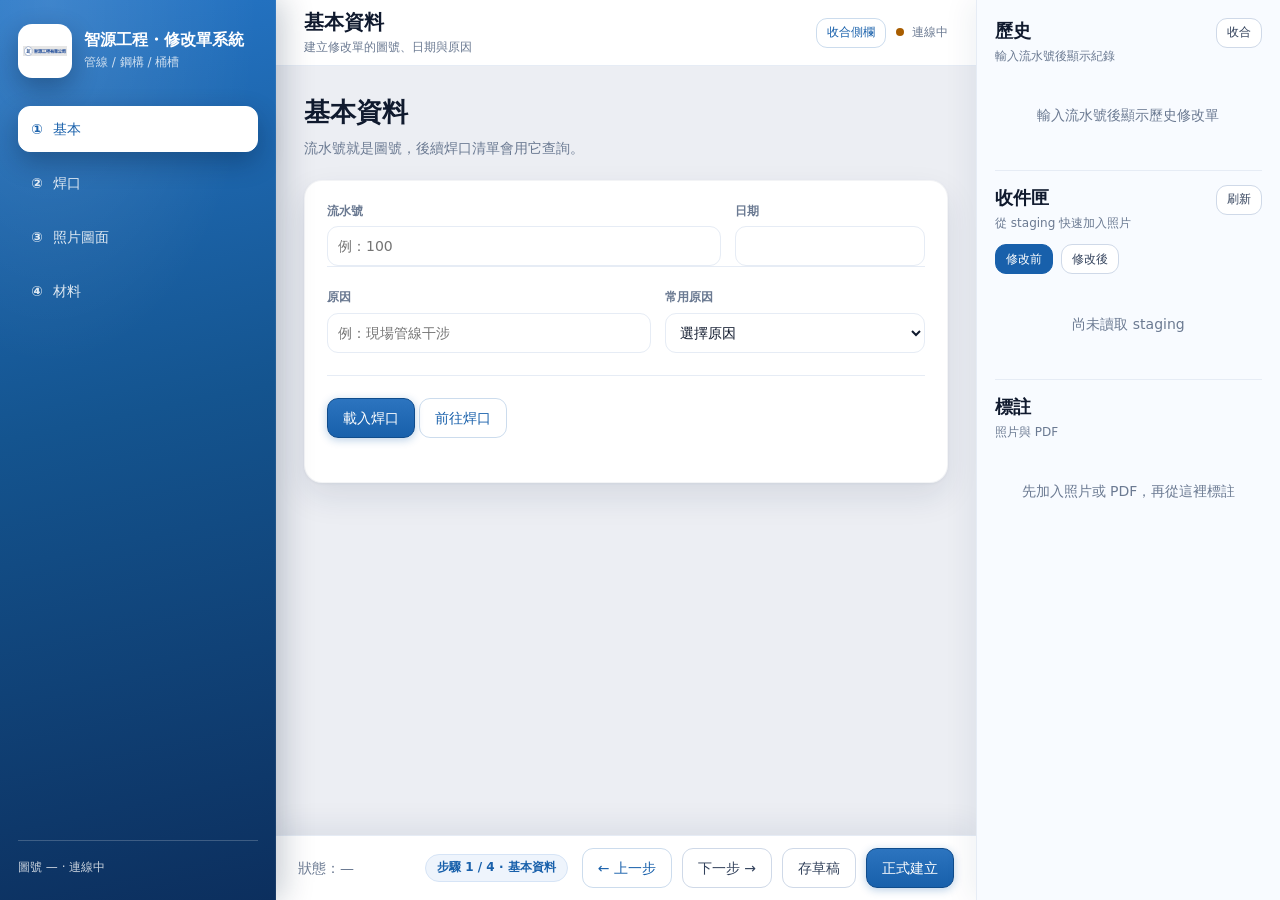
<file: control/co_wizard_web/index.html>
<!DOCTYPE html>
<html lang="zh-Hant">
<head>
<meta charset="utf-8">
<meta name="viewport" content="width=device-width, initial-scale=1">
<title>智源工程・修改單系統</title>
<link rel="stylesheet" href="style.css">
</head>
<body>
<div class="app">
  <aside class="side">
    <div class="brand">
      <img class="brand-logo" src="img/brand-logo.png" alt="" onerror="this.style.display='none';document.querySelector('.brand-mark-fallback').style.display='grid';">
      <div class="brand-mark-fallback">智</div>
      <div class="brand-text">
        <strong>智源工程・修改單系統</strong>
        <span>管線 / 鋼構 / 桶槽</span>
      </div>
    </div>

    <nav class="step-nav" aria-label="修改單步驟">
      <button class="nav-step active" type="button" data-page="basic"><span class="num">①</span><span>基本</span></button>
      <button class="nav-step" type="button" data-page="welds"><span class="num">②</span><span>焊口</span></button>
      <button class="nav-step" type="button" data-page="files"><span class="num">③</span><span>照片圖面</span></button>
      <button class="nav-step" type="button" data-page="materials"><span class="num">④</span><span>材料</span></button>
    </nav>

    <div class="side-meta" id="navStatus">圖號 — · 連線中</div>
  </aside>

  <section class="workspace">
    <header class="topbar">
      <div>
        <h1 id="pageTitle">基本資料</h1>
        <small id="pageHint">建立修改單的圖號、日期與原因</small>
      </div>
      <div class="topbar-actions">
        <button class="ghost sm" type="button" id="historyTopToggle" onclick="toggleHistory()">收合側欄</button>
        <div class="connection"><span class="dot" id="connDot"></span><span id="connectionText">連線中</span></div>
      </div>
    </header>

    <main class="content">
      <section class="page active" id="page-basic">
        <div class="page-head">
          <div>
            <h2>基本資料</h2>
            <p>流水號就是圖號，後續焊口清單會用它查詢。</p>
          </div>
        </div>

        <div class="sheet pad">
          <div class="field-row">
            <div>
              <label for="series">流水號</label>
              <input id="series" autocomplete="off" placeholder="例：100">
            </div>
            <div>
              <label for="date">日期</label>
              <input id="date" autocomplete="off">
            </div>
          </div>
          <div class="section-line">
            <div class="reason-grid">
              <div>
                <label for="reason">原因</label>
                <input id="reason" autocomplete="off" placeholder="例：現場管線干涉">
              </div>
              <div>
                <label for="reasonPreset">常用原因</label>
                <select id="reasonPreset" onchange="applyReasonPreset(this.value);this.value=''">
                  <option value="">選擇原因</option>
                  <optgroup label="管線干涉">
                    <option value="現場管線干涉">現場管線干涉</option>
                    <option value="設備位置干涉">設備位置干涉</option>
                    <option value="鋼構或支撐干涉">鋼構或支撐干涉</option>
                    <option value="維修空間不足">維修空間不足</option>
                  </optgroup>
                  <optgroup label="尺寸調整">
                    <option value="管線長度不足需加長">管線長度不足需加長</option>
                    <option value="管線過長需裁切">管線過長需裁切</option>
                    <option value="管線高度或方向調整">管線高度或方向調整</option>
                    <option value="閥件位置調整">閥件位置調整</option>
                  </optgroup>
                  <optgroup label="現場差異">
                    <option value="圖面與現場不符">圖面與現場不符</option>
                    <option value="既設管線位置不同">既設管線位置不同</option>
                    <option value="施工後需補強或補料">施工後需補強或補料</option>
                  </optgroup>
                  <optgroup label="業主需求">
                    <option value="業主指示追加">業主指示追加</option>
                    <option value="操作維護需求調整">操作維護需求調整</option>
                  </optgroup>
                </select>
              </div>
            </div>
          </div>
          <div class="section-line">
            <button class="primary" type="button" id="loadBtn" onclick="loadWelds()">載入焊口</button>
            <button class="ghost" type="button" onclick="showPage('welds')">前往焊口</button>
          </div>
        </div>
      </section>

      <section class="page" id="page-welds">
        <div class="page-head">
          <div>
            <h2>焊口</h2>
            <p>既有焊口從來源清單選取，新焊口由系統編碼。</p>
          </div>
          <button class="primary" type="button" onclick="loadWelds()">重新載入焊口</button>
        </div>

        <div class="grid-2">
          <div class="sheet">
            <div class="section-line" style="padding:18px 18px 0">
              <div class="section-title">
                <h3>這張圖號的現有焊口</h3>
                <span id="weldCount">尚未載入</span>
              </div>
            </div>
            <div class="pick-wrap" style="margin:0 18px 18px">
              <div class="pick-scroll">
                <table>
                  <thead><tr><th>焊口號</th><th>尺寸</th><th>材質</th><th>厚度</th><th>型式</th></tr></thead>
                  <tbody id="pickList"><tr><td colspan="5" class="empty">先載入焊口</td></tr></tbody>
                </table>
              </div>
            </div>
            <div class="section-line" style="padding:18px">
              <div class="toolbar">
                <div class="grow">
                  <label for="exOp">操作</label>
                  <select id="exOp"><option selected>重焊</option></select>
                </div>
                <button type="button" onclick="addExisting()">加入既有重焊</button>
              </div>
            </div>
          </div>

          <div class="sheet pad">
            <div class="section-title">
              <h3>新焊口</h3>
              <span>原圖沒有的焊口</span>
            </div>
            <div class="grid-3">
              <div>
                <label for="nwOp">操作</label>
                <select id="nwOp"><option selected>新焊</option></select>
              </div>
              <div>
                <label for="nwSize">尺寸</label>
                <input id="nwSize" autocomplete="off">
              </div>
              <div>
                <label for="nwMat">材質</label>
                <input id="nwMat" autocomplete="off">
              </div>
            </div>
            <div class="grid-3" style="margin-top:14px">
              <div>
                <label for="nwSch">厚度</label>
                <input id="nwSch" autocomplete="off">
              </div>
              <div>
                <label for="nwType">型式</label>
                <input id="nwType" autocomplete="off">
              </div>
              <div style="display:flex;align-items:end">
                <button type="button" onclick="addNew()">加入新焊口</button>
              </div>
            </div>
          </div>
        </div>

        <div class="sheet" style="margin-top:22px">
          <div class="section-line" style="padding:18px 18px 0">
            <div class="section-title">
              <h3>本單焊口</h3>
              <span>編號與規格由後端重算</span>
            </div>
          </div>
          <table>
            <thead><tr><th>焊口碼</th><th>原始</th><th>操作</th><th>規格</th><th>來源</th><th></th></tr></thead>
            <tbody id="weldRows"><tr><td colspan="6" class="empty">尚未加入焊口</td></tr></tbody>
          </table>
        </div>
      </section>

      <section class="page" id="page-files">
        <div class="page-head">
          <div>
            <h2>照片圖面</h2>
            <p>修改前、修改後與圖面 PDF。</p>
          </div>
        </div>
        <div class="grid-2">
          <div class="sheet">
            <div class="section-line" style="padding:18px 18px 0">
              <div class="section-title">
                <h3>照片</h3>
                <span>修改前 / 修改後</span>
              </div>
            </div>
            <div class="section-line" style="padding:18px">
              <div class="toolbar">
                <button type="button" onclick="pickPhoto('before')">加修改前</button>
                <button type="button" onclick="pickPhoto('after')">加修改後</button>
              </div>
            </div>
            <table>
              <thead><tr><th>角色</th><th>檔名</th><th></th></tr></thead>
              <tbody id="photoRows"><tr><td colspan="3" class="empty">尚未加入照片</td></tr></tbody>
            </table>
          </div>

          <div class="sheet">
            <div class="section-line" style="padding:18px 18px 0">
              <div class="section-title">
                <h3>圖面 PDF</h3>
                <span>一份對應圖面</span>
              </div>
            </div>
            <div class="section-line" style="padding:18px">
              <div class="toolbar">
                <button type="button" onclick="pickPdf()">選圖面 PDF</button>
                <button class="ghost" type="button" onclick="autoAttachPdf()">自動帶入流水號 PDF</button>
                <span class="pdf-auto-status" id="pdfAutoStatus">尚未搜尋</span>
              </div>
            </div>
            <table>
              <thead><tr><th>類型</th><th>檔名</th><th></th></tr></thead>
              <tbody id="pdfRows"><tr><td colspan="3" class="empty">尚未選擇 PDF</td></tr></tbody>
            </table>
          </div>
        </div>
      </section>

      <section class="page" id="page-materials">
        <div class="page-head">
          <div>
            <h2>材料</h2>
            <p>零件、尺寸與數量。</p>
          </div>
        </div>
        <div class="sheet pad">
          <div class="section-title">
            <h3>本案配件</h3>
            <span id="projectPartCount">尚未載入</span>
          </div>
          <div class="material-pickbar">
            <input id="matProjectSearch" autocomplete="off" placeholder="搜尋本案配件" oninput="renderProjectParts()">
            <button class="ghost" type="button" onclick="loadProjectParts()">刷新</button>
            <button class="ghost" type="button" onclick="usePendingMaterial()">待登記材料</button>
          </div>
          <div class="project-part-list" id="projectPartRows">
            <div class="empty">尚未載入本案配件</div>
          </div>
        </div>

        <div class="sheet pad material-entry">
          <div class="section-title">
            <h3>加入本單</h3>
            <span id="matSelectedState">尚未選零件</span>
          </div>
          <div class="grid-3">
            <div>
              <label for="matComponent">零件</label>
              <input id="matComponent" autocomplete="off">
            </div>
            <div>
              <label for="matSize">尺寸</label>
              <input id="matSize" autocomplete="off">
            </div>
            <div>
              <label for="matSchedule">SCH</label>
              <input id="matSchedule" autocomplete="off">
            </div>
            <div>
              <label for="matMaterial">材質</label>
              <input id="matMaterial" autocomplete="off">
            </div>
            <div>
              <label for="matQty">數量</label>
              <input id="matQty" autocomplete="off">
            </div>
            <div>
              <label for="matUnit">單位</label>
              <input id="matUnit" autocomplete="off" placeholder="例：個">
            </div>
          </div>
          <div class="section-line">
            <label for="matRemark">備註</label>
            <input id="matRemark" autocomplete="off">
          </div>
          <div class="section-line">
            <button type="button" onclick="addMaterial()">加入材料</button>
            <button class="ghost" type="button" onclick="clearMaterialDraft()">清除</button>
          </div>
        </div>

        <div class="sheet" style="margin-top:22px">
          <div class="section-line" style="padding:18px 18px 0">
            <div class="section-title">
              <h3>本單材料</h3>
              <span id="materialCount">尚未加入</span>
            </div>
          </div>
          <table>
            <thead><tr><th>零件</th><th>尺寸</th><th>SCH</th><th>材質</th><th>數量</th><th>單位</th><th>備註</th><th></th></tr></thead>
            <tbody id="materialRows"><tr><td colspan="8" class="empty">尚未加入材料</td></tr></tbody>
          </table>
        </div>
      </section>
    </main>

    <footer class="statusbar">
      <div class="status-text" id="status">狀態：—</div>
      <div class="step-progress" id="stepProgress">步驟 1 / 4 · 基本資料</div>
      <div class="footer-actions">
        <button class="ghost" type="button" id="prevStepBtn" onclick="goPrevStep()">← 上一步</button>
        <button type="button" id="nextStepBtn" onclick="goNextStep()">下一步 →</button>
        <button type="button" onclick="doExport(false)">存草稿</button>
        <button class="primary" type="button" onclick="doExport(true)">正式建立</button>
      </div>
    </footer>
  </section>

  <aside class="history-panel" aria-label="側欄工具">
    <div class="side-panel-section">
      <div class="history-head">
        <div>
          <h2>歷史</h2>
          <p id="historySubtitle">輸入流水號後顯示紀錄</p>
        </div>
        <button class="sm" type="button" onclick="toggleHistory(true)">收合</button>
      </div>
      <div class="history-list" id="historyRows">
        <div class="empty">輸入流水號後顯示歷史修改單</div>
      </div>
    </div>

    <div class="side-panel-section">
      <div class="history-head">
        <div>
          <h2>收件匣</h2>
          <p>從 staging 快速加入照片</p>
        </div>
        <button class="sm" type="button" onclick="refreshStaging()">刷新</button>
      </div>
      <div class="role-toggle" aria-label="staging 加入角色">
        <button class="sm active" type="button" data-stage-role="before" onclick="setStagingRole('before')">修改前</button>
        <button class="sm" type="button" data-stage-role="after" onclick="setStagingRole('after')">修改後</button>
      </div>
      <div class="staging-list" id="stagingRows">
        <div class="empty">尚未讀取 staging</div>
      </div>
    </div>

    <div class="side-panel-section">
      <div class="history-head">
        <div>
          <h2>標註</h2>
          <p>照片與 PDF</p>
        </div>
      </div>
      <div class="annotation-list" id="annotationRows">
        <div class="empty">先加入照片或 PDF，再從這裡標註</div>
      </div>
    </div>
  </aside>
</div>

<div class="annotation-modal" id="annotationModal" aria-hidden="true">
  <div class="annotation-dialog">
    <div class="history-head">
      <div>
        <h2 id="annotationHeading">照片標註</h2>
        <p id="annotationTitle">—</p>
      </div>
      <button class="sm" type="button" onclick="closeAnnotation()">關閉</button>
    </div>
    <div class="annotation-tools">
      <button class="sm active" type="button" data-annotation-tool="pen" onclick="setAnnotationTool('pen')">畫筆</button>
      <button class="sm" type="button" data-annotation-tool="arrow" onclick="setAnnotationTool('arrow')">箭頭</button>
      <button class="sm" type="button" data-annotation-tool="rect" onclick="setAnnotationTool('rect')">框線</button>
      <button class="sm" type="button" data-annotation-tool="ellipse" onclick="setAnnotationTool('ellipse')">圈選</button>
      <button class="sm" type="button" data-annotation-tool="xmark" onclick="setAnnotationTool('xmark')">切除X</button>
      <button class="sm" type="button" data-annotation-tool="text" onclick="setAnnotationTool('text')">文字</button>
      <input id="annotationText" autocomplete="off" placeholder="文字內容">
      <div class="annotation-style">
        <label>顏色 <input id="annotationColor" type="color" value="#f59e0b" oninput="setAnnotationColor(this.value)"></label>
        <div class="color-swatches" aria-label="標註顏色">
          <button class="swatch active" type="button" data-color="#f59e0b" style="--swatch:#f59e0b" onclick="setAnnotationColor('#f59e0b')"></button>
          <button class="swatch" type="button" data-color="#ef4444" style="--swatch:#ef4444" onclick="setAnnotationColor('#ef4444')"></button>
          <button class="swatch" type="button" data-color="#1860ab" style="--swatch:#1860ab" onclick="setAnnotationColor('#1860ab')"></button>
          <button class="swatch" type="button" data-color="#22c55e" style="--swatch:#22c55e" onclick="setAnnotationColor('#22c55e')"></button>
          <button class="swatch" type="button" data-color="#ffffff" style="--swatch:#ffffff" onclick="setAnnotationColor('#ffffff')"></button>
        </div>
        <label>線寬 <input id="annotationStroke" type="range" min="3" max="30" value="9" oninput="updateAnnotationStyleLabels()"><span id="annotationStrokeLabel">9</span></label>
        <label>字級 <input id="annotationFontSize" type="range" min="18" max="96" value="42" oninput="updateAnnotationStyleLabels()"><span id="annotationFontLabel">42</span></label>
      </div>
      <button class="sm" type="button" onclick="undoAnnotation()">復原</button>
      <button class="sm" type="button" onclick="clearAnnotation()">清除</button>
      <button class="primary sm" type="button" onclick="saveAnnotation()">儲存標註</button>
    </div>
    <div class="annotation-assist">
      <div class="assist-label">常用文字</div>
      <div class="annotation-chips" id="annotationTextChips"></div>
    </div>
    <div class="annotation-stage" id="annotationStage">
      <img id="annotationImage" alt="">
      <canvas id="annotationCanvas"></canvas>
    </div>
  </div>
</div>
<div id="toast"></div>

<script>
const today = new Date().toISOString().slice(0,10).replace(/-/g,'');
const state = { series:'', date:today, reason:'', welds:[], photos:[], drawing_pdf:null, materials:[], current_id:'', current_signature:'' };
const pageMeta = {
  basic:['基本資料','建立修改單的圖號、日期與原因'],
  welds:['焊口','從來源清單挑既有焊口，或新增原圖沒有的焊口'],
  files:['照片圖面','修改前、修改後與圖面 PDF'],
  materials:['材料','零件、尺寸與數量']
};
const pageFlow = ['basic','welds','files','materials'];
const missingLabels = {
  missing_before_photo:'修改前照片',
  missing_after_photo:'修改後照片',
  missing_drawing_pdf:'圖面 PDF',
  missing_materials:'材料',
  missing_reason:'原因',
  missing_welds:'焊口'
};
let api=null;
let picked=null;
let pickedWeld=null;
let newWeldDefaults={size:'', material:'', sch:'', weld_type:''};
let connected=false;
let stagingRole='before';
let annotatingIndex=-1;
let annotatingTarget=null;
let annotationTool='pen';
let annotationDrawing=false;
let annotationStart=null;
let annotationUndo=[];
let lastBuiltWelds=[];
let projectParts=[];
let selectedProjectPart=null;
let materialEntryMode='project';
let currentPage='basic';
let autoPdfTriedFor='';

window.addEventListener('pywebviewready', async ()=>{
  api = window.pywebview.api;
  byId('date').value = today;
  wireInputs();
  wireNav();
  wireAnnotationCanvas();
  showPage(currentPage);
  setHistoryCollapsed(false);
  try{
    const info = await call('info');
    connected = true;
    byId('connDot').classList.add('ok');
    byId('connectionText').textContent = `已連線 · API ${info.api_version}`;
  }catch(e){
    connected = false;
    byId('connectionText').textContent = '連線失敗';
  }
  syncNavStatus();
  await refreshHistory();
  await refreshStaging();
  await loadProjectParts();
  await rebuild();
});

function byId(id){ return document.getElementById(id); }
function val(id){ return byId(id).value.trim(); }
function escapeHtml(value){
  return String(value ?? '').replace(/[&<>"']/g, c=>({'&':'&amp;','<':'&lt;','>':'&gt;','"':'&quot;',"'":'&#39;'}[c]));
}
function fileName(path){
  return String(path ?? '').split(/[\\/]/).pop() || '';
}
function fileUrl(path){
  const text = String(path ?? '');
  if(!text || /^data:/i.test(text)){ return text; }
  return encodeURI(text.replace(/\\/g,'/'));
}
function isImageFile(path){
  return /\.(jpe?g|png|bmp|gif|webp)$/i.test(String(path ?? ''));
}
function isPdfFile(path){
  return /\.pdf$/i.test(String(path ?? ''));
}

function wireInputs(){
  ['series','date','reason'].forEach(id=>{
    byId(id).addEventListener('input', ()=>{
      state[id==='series'?'series':id] = val(id);
      syncNavStatus();
      updateStepControls();
      if(id === 'series'){
        autoPdfTriedFor = '';
        setPdfAutoStatus('尚未搜尋');
        refreshHistory();
      }
      rebuild();
    });
  });
}

function wireNav(){
  document.querySelectorAll('.nav-step').forEach(btn=>{
    btn.addEventListener('click', ()=>showPage(btn.dataset.page));
  });
}

function showPage(name){
  if(!pageMeta[name]){ name = 'basic'; }
  currentPage = name;
  document.querySelectorAll('.page').forEach(page=>page.classList.toggle('active', page.id === `page-${name}`));
  document.querySelectorAll('.nav-step').forEach(btn=>{
    const active = btn.dataset.page === name;
    btn.classList.toggle('active', active);
    btn.setAttribute('aria-current', active ? 'step' : 'false');
  });
  byId('pageTitle').textContent = pageMeta[name][0];
  byId('pageHint').textContent = pageMeta[name][1];
  updateStepControls();
  if(name === 'files'){
    setTimeout(()=>maybeAutoAttachPdf(), 0);
  }
}

function currentStepIndex(){
  const index = pageFlow.indexOf(currentPage);
  return index >= 0 ? index : 0;
}

function updateStepControls(){
  const index = currentStepIndex();
  const progress = byId('stepProgress');
  const prev = byId('prevStepBtn');
  const next = byId('nextStepBtn');
  if(progress){
    progress.textContent = `步驟 ${index + 1} / ${pageFlow.length} · ${pageMeta[currentPage][0]}`;
  }
  if(prev){
    prev.disabled = index === 0;
  }
  if(!next){ return; }
  next.disabled = false;
  if(currentPage === 'basic'){
    next.textContent = val('series') && state.welds.length === 0 ? '載入焊口 →' : '前往焊口 →';
  }else if(currentPage === 'welds'){
    next.textContent = '前往照片圖面 →';
  }else if(currentPage === 'files'){
    next.textContent = '前往材料 →';
  }else{
    next.textContent = '檢查後建立';
  }
}

function goPrevStep(){
  const index = currentStepIndex();
  if(index > 0){
    showPage(pageFlow[index - 1]);
  }
}

async function goNextStep(){
  const index = currentStepIndex();
  if(currentPage === 'basic'){
    syncState();
    if(!state.series){
      byId('series').focus();
      toast('先填流水號，再進到焊口', true);
      return;
    }
    if(state.welds.length === 0){
      await loadWelds();
      return;
    }
  }
  if(index < pageFlow.length - 1){
    showPage(pageFlow[index + 1]);
    return;
  }
  await rebuild();
  toast('已到最後一步，可存草稿或正式建立');
}

function setHistoryCollapsed(collapsed){
  document.querySelector('.app').classList.toggle('history-collapsed', !!collapsed);
  byId('historyTopToggle').textContent = collapsed ? '側欄' : '收合側欄';
}

function toggleHistory(forceCollapsed){
  const app = document.querySelector('.app');
  const collapsed = typeof forceCollapsed === 'boolean' ? forceCollapsed : !app.classList.contains('history-collapsed');
  setHistoryCollapsed(collapsed);
}

async function call(method, ...args){
  if(!api){ throw new Error('API 尚未連線'); }
  const response = await api[method](...args);
  if(!response || response.ok !== true){
    const message = (response && response.error) || '呼叫失敗';
    toast(message, true);
    throw new Error(message);
  }
  return response.data;
}

function toast(message, isError=false){
  const el = byId('toast');
  el.textContent = message;
  el.style.background = isError ? 'var(--danger)' : 'var(--brand)';
  el.style.display = 'block';
  clearTimeout(el._hideTimer);
  el._hideTimer = setTimeout(()=>{ el.style.display='none'; }, 3600);
}

function syncState(){
  state.series = val('series');
  state.date = val('date');
  state.reason = val('reason');
}

function recordSignature(){
  const weldPart = state.welds
    .map(w=>[w.kind || '', w.base || '', w.op || '', JSON.stringify(w.spec || {})].join(':'))
    .join('|');
  return [state.series || '', state.date || '', weldPart].join('::');
}

function resetCurrentRecordIfChanged(){
  if(state.current_id && state.current_signature && state.current_signature !== recordSignature()){
    state.current_id = '';
    state.current_signature = '';
  }
}

function syncNavStatus(){
  const series = val('series') || state.series || '—';
  byId('navStatus').textContent = `圖號 ${series} · ${connected ? '已連線' : '連線中'}`;
}

async function applyReasonPreset(value){
  if(!value){ return; }
  byId('reason').value = value;
  state.reason = value;
  syncNavStatus();
  refreshAnnotationAssist();
  await rebuild();
}

function updateHints(){
  const hasSeries = !!val('series');
  const hasBefore = state.photos.some(photo=>photo.role === 'before');
  const hasAfter = state.photos.some(photo=>photo.role === 'after');
  toggleHint(byId('series'), !hasSeries);
  toggleHint(byId('loadBtn'), hasSeries && state.welds.length === 0);
  toggleHint(document.querySelector('[data-page="files"]'), state.welds.length > 0 && (!hasBefore || !hasAfter || !state.drawing_pdf));
  toggleHint(document.querySelector('[data-page="materials"]'), state.welds.length > 0 && hasBefore && hasAfter && !!state.drawing_pdf && state.materials.length === 0);
}
function toggleHint(el, on){ if(el){ el.classList.toggle('hint-pulse', !!on); } }

async function loadWelds(){
  syncState();
  syncNavStatus();
  updateStepControls();
  if(!state.series){
    showPage('basic');
    byId('series').focus();
    toast('先填流水號，再載入焊口', true);
    return;
  }
  const result = await call('existing_welds', state.series);
  picked = null;
  pickedWeld = null;
  newWeldDefaults = {size:'', material:'', sch:'', weld_type:''};
  renderPickList(result.welds || [], result.source || null);
  await refreshHistory();
  showPage('welds');
  await rebuild();
}

async function refreshHistory(){
  if(!api){ return; }
  const series = val('series');
  if(!series){
    renderHistory(null);
    return;
  }
  try{
    const rows = await call('history', series);
    renderHistory(rows || []);
  }catch(e){
    renderHistory([]);
  }
}

function renderHistory(rows){
  const list = byId('historyRows');
  const series = val('series');
  byId('historySubtitle').textContent = series ? `圖號 ${series}` : '輸入流水號後顯示紀錄';
  if(rows === null){
    list.innerHTML = '<div class="empty">輸入流水號後顯示歷史修改單</div>';
    return;
  }
  if(!rows.length){
    list.innerHTML = '<div class="empty">這張圖號還沒有歷史修改單</div>';
    return;
  }
  list.innerHTML = '';
  rows.forEach(row=>{
    const welds = (row.welds || []).length ? row.welds.join('、') : '無焊口碼';
    const card = document.createElement('article');
    card.className = 'history-card';
    card.innerHTML = `<div class="history-date">${escapeHtml(row.date || row.id)}</div>
      <div class="history-welds">${escapeHtml(welds)}</div>
      <p>${escapeHtml(row.reason || '未填原因')}</p>`;
    list.appendChild(card);
  });
}

async function refreshStaging(){
  if(!api){ return; }
  try{
    const rows = await call('list_staging');
    renderStaging(rows || []);
  }catch(e){
    renderStaging([]);
  }
}

function setStagingRole(role){
  stagingRole = role === 'after' ? 'after' : 'before';
  document.querySelectorAll('[data-stage-role]').forEach(btn=>{
    btn.classList.toggle('active', btn.dataset.stageRole === stagingRole);
  });
}

function renderStaging(rows){
  const list = byId('stagingRows');
  if(!rows.length){
    list.innerHTML = '<div class="empty">staging 目前沒有圖片</div>';
    return;
  }
  list.innerHTML = '';
  rows.forEach(item=>{
    const card = document.createElement('button');
    card.className = 'staging-card';
    card.type = 'button';
    card.innerHTML = `<img src="${escapeHtml(fileUrl(item.path))}" alt="">
      <span>${escapeHtml(item.name)}</span>`;
    card.addEventListener('click', ()=>addStagingPhoto(item.path));
    list.appendChild(card);
  });
}

async function addStagingPhoto(path){
  state.photos.push({role:stagingRole, file:path});
  toast(`已加入${stagingRole === 'after' ? '修改後' : '修改前'}照片：${fileName(path)}`);
  showPage('files');
  await rebuild();
}

function renderPickList(welds, source){
  const body = byId('pickList');
  const sourceOk = !source || source.ok !== false;
  byId('weldCount').textContent = welds.length ? `${welds.length} 筆` : (sourceOk ? '查無焊口' : '來源需檢查');
  if(!sourceOk){
    const message = (source && source.message) || '焊口資料源讀取失敗';
    body.innerHTML = `<tr><td colspan="5" class="empty source-empty"><strong>焊口表讀取失敗</strong><span>${escapeHtml(message)}</span></td></tr>`;
    applyNewWeldDefaults({}, {force:true});
    return;
  }
  if(!welds.length){
    const message = (source && source.message) || '這張圖號查無焊口';
    body.innerHTML = `<tr><td colspan="5" class="empty source-empty"><strong>這張圖號查無可用焊口</strong><span>${escapeHtml(message)}</span></td></tr>`;
    applyNewWeldDefaults({}, {force:true});
    return;
  }
  body.innerHTML = '';
  adoptNewWeldDefaults(commonWeldSpec(welds), {force:true});
  welds.forEach(weld=>{
    const tr = document.createElement('tr');
    tr.className = 'pick';
    tr.innerHTML = `<td><code>${escapeHtml(weld.weld_no)}</code></td><td>${escapeHtml(weld.size)}</td><td>${escapeHtml(weld.material)}</td><td>${escapeHtml(weld.sch)}</td><td>${escapeHtml(weld.weld_type)}</td>`;
    tr.addEventListener('click', ()=>{
      picked = weld.weld_no;
      pickedWeld = weld;
      body.querySelectorAll('tr').forEach(row=>row.classList.remove('selected'));
      tr.classList.add('selected');
      adoptNewWeldDefaults(specFromWeld(weld));
    });
    body.appendChild(tr);
  });
}

function specFromWeld(weld){
  return {
    size:String((weld && weld.size) || '').trim(),
    material:String((weld && weld.material) || '').trim(),
    sch:String((weld && weld.sch) || '').trim(),
    weld_type:String((weld && weld.weld_type) || '').trim()
  };
}

function commonWeldSpec(welds){
  const fields = ['size','material','sch','weld_type'];
  const result = {};
  fields.forEach(field=>{
    const counts = new Map();
    (welds || []).forEach(weld=>{
      const value = specFromWeld(weld)[field];
      if(!value){ return; }
      counts.set(value, (counts.get(value) || 0) + 1);
    });
    let best = '';
    let bestCount = 0;
    counts.forEach((count,value)=>{
      if(count > bestCount){
        best = value;
        bestCount = count;
      }
    });
    result[field] = best;
  });
  return result;
}

function newWeldInputsAreDefaultish(){
  const map = {size:'nwSize', material:'nwMat', sch:'nwSch', weld_type:'nwType'};
  return Object.entries(map).every(([field,id])=>{
    const current = val(id);
    return !current || current === (newWeldDefaults[field] || '');
  });
}

function adoptNewWeldDefaults(spec, options={}){
  const shouldForce = !!options.force || newWeldInputsAreDefaultish();
  const normalized = {
    size:String((spec && spec.size) || '').trim(),
    material:String((spec && spec.material) || '').trim(),
    sch:String((spec && spec.sch) || '').trim(),
    weld_type:String((spec && spec.weld_type) || '').trim()
  };
  Object.keys(newWeldDefaults).forEach(field=>{
    if(normalized[field]){ newWeldDefaults[field] = normalized[field]; }
  });
  applyNewWeldDefaults(newWeldDefaults, {force:shouldForce});
}

function applyNewWeldDefaults(spec, options={}){
  const map = {size:'nwSize', material:'nwMat', sch:'nwSch', weld_type:'nwType'};
  Object.entries(map).forEach(([field,id])=>{
    const el = byId(id);
    if(!el){ return; }
    const value = String((spec && spec[field]) || '').trim();
    if(options.force || !el.value.trim()){
      el.value = value;
    }
  });
}

async function addExisting(){
  if(!picked){
    toast('先選一筆既有焊口', true);
    return;
  }
  state.welds.push({kind:'existing', base:picked, op:'重焊'});
  await rebuild();
}

async function addNew(){
  state.welds.push({
    kind:'new',
    op:'新焊',
    spec:{size:val('nwSize'), material:val('nwMat'), sch:val('nwSch'), weld_type:val('nwType')}
  });
  ['nwSize','nwMat','nwSch','nwType'].forEach(id=>byId(id).value='');
  applyNewWeldDefaults(newWeldDefaults, {force:true});
  await rebuild();
}

async function removeWeld(index){
  state.welds.splice(index,1);
  await rebuild();
}

async function pickPhoto(role){
  const result = await call('pick_file','image');
  if(!result.path){ return; }
  state.photos.push({role, file:result.path});
  await rebuild();
}

async function removePhoto(index){
  state.photos.splice(index,1);
  await rebuild();
}

async function pickPdf(){
  const result = await call('pick_file','pdf');
  if(!result.path){ return; }
  state.drawing_pdf = result.path;
  autoPdfTriedFor = val('series') || state.series || autoPdfTriedFor;
  setPdfAutoStatus(`已選擇：${fileName(result.path)}`);
  await rebuild();
}

function setPdfAutoStatus(message){
  const el = byId('pdfAutoStatus');
  if(el){ el.textContent = message; }
}

function autoPdfReasonText(reason){
  return {
    missing_series:'先填流水號',
    not_configured:'尚未設定流水號圖面資料夾',
    missing_dir:'流水號圖面資料夾不存在',
    not_found:'找不到對應流水號 PDF'
  }[reason] || '未找到圖面 PDF';
}

async function maybeAutoAttachPdf(){
  syncState();
  const series = state.series;
  if(!series || state.drawing_pdf || autoPdfTriedFor === series){ return false; }
  autoPdfTriedFor = series;
  return autoAttachPdf({quietErrors:true, automatic:true});
}

async function autoAttachPdf(options={}){
  const quietErrors = !!options.quietErrors;
  const automatic = !!options.automatic;
  syncState();
  if(!state.series){
    setPdfAutoStatus('先填流水號');
    if(!quietErrors){ toast('先填流水號，再自動帶入圖面 PDF', true); }
    return false;
  }
  if(!api || typeof api.auto_drawing_pdf !== 'function'){
    setPdfAutoStatus('後端尚未支援自動 PDF');
    if(!quietErrors){ toast('此版本後端尚未支援自動 PDF', true); }
    return false;
  }
  autoPdfTriedFor = state.series;
  setPdfAutoStatus('搜尋中...');
  let result;
  try{
    result = await call('auto_drawing_pdf', state.series);
  }catch(e){
    setPdfAutoStatus('搜尋失敗');
    return false;
  }
  if(result && result.found && result.path){
    state.drawing_pdf = result.path;
    setPdfAutoStatus(`已帶入：${fileName(result.path)}`);
    await rebuild();
    toast(`${automatic ? '已自動帶入' : '已帶入'}圖面 PDF：${fileName(result.path)}`);
    return true;
  }
  const message = autoPdfReasonText(result && result.reason);
  setPdfAutoStatus(message);
  if(!quietErrors){ toast(message, true); }
  return false;
}

async function clearPdf(){
  state.drawing_pdf = null;
  autoPdfTriedFor = '';
  setPdfAutoStatus('已清除，可重新搜尋');
  await rebuild();
}

async function loadProjectParts(){
  if(!api || typeof api.project_parts !== 'function'){
    projectParts = [];
    renderProjectParts();
    return;
  }
  try{
    const data = await call('project_parts');
    projectParts = Array.isArray(data.items) ? data.items : [];
    if(selectedProjectPart && !projectParts.some(part=>String(part.id) === String(selectedProjectPart.id))){
      clearMaterialDraft();
    }
    renderProjectParts();
  }catch(e){
    projectParts = [];
    renderProjectParts();
  }
}

function projectPartText(part){
  return [part.id, part.part, part.size, part.sch, part.mat, part.cat, part.unit, part.src]
    .filter(Boolean).join(' ');
}

function renderProjectParts(){
  const list = byId('projectPartRows');
  const count = byId('projectPartCount');
  if(!list || !count){ return; }
  const q = val('matProjectSearch').toLowerCase();
  const rows = projectParts.filter(part=>!q || projectPartText(part).toLowerCase().includes(q));
  count.textContent = projectParts.length ? `本案 ${projectParts.length} 項` : '本案尚未登記';
  list.innerHTML = '';
  if(!rows.length){
    list.innerHTML = `<div class="empty">${projectParts.length ? '查無符合的本案配件' : '本案尚未登記配件'}</div>`;
    return;
  }
  rows.forEach(part=>{
    const btn = document.createElement('button');
    btn.type = 'button';
    btn.className = 'project-part-card' + (selectedProjectPart && String(selectedProjectPart.id) === String(part.id) ? ' selected' : '');
    btn.innerHTML = `<span class="part-id">${escapeHtml(part.id)}</span>
      <strong>${escapeHtml(part.part || '未命名零件')}</strong>
      <span>${escapeHtml([part.size, part.sch, part.mat].filter(Boolean).join(' / '))}</span>
      <small>${escapeHtml([part.cat, part.unit, part.src].filter(Boolean).join(' · '))}</small>`;
    btn.addEventListener('click', ()=>selectProjectPart(part));
    list.appendChild(btn);
  });
}

function setMaterialInputsReadonly(readonly){
  ['matComponent','matSize','matSchedule','matMaterial','matUnit'].forEach(id=>{
    const el = byId(id);
    if(el){ el.readOnly = !!readonly; }
  });
}

function selectProjectPart(part){
  selectedProjectPart = part;
  materialEntryMode = 'project';
  byId('matComponent').value = part.part || '';
  byId('matSize').value = part.size || '';
  byId('matSchedule').value = part.sch || '';
  byId('matMaterial').value = part.mat || '';
  byId('matUnit').value = part.unit || '';
  byId('matSelectedState').textContent = `${part.id || ''} · 本案配件`;
  setMaterialInputsReadonly(true);
  renderProjectParts();
  byId('matQty').focus();
}

function usePendingMaterial(){
  selectedProjectPart = null;
  materialEntryMode = 'pending';
  byId('matSelectedState').textContent = '待登記材料';
  ['matComponent','matSize','matSchedule','matMaterial','matUnit'].forEach(id=>byId(id).value='');
  setMaterialInputsReadonly(false);
  renderProjectParts();
  byId('matComponent').focus();
}

function clearMaterialDraft(){
  selectedProjectPart = null;
  materialEntryMode = 'project';
  ['matComponent','matSize','matSchedule','matMaterial','matQty','matUnit','matRemark'].forEach(id=>byId(id).value='');
  byId('matSelectedState').textContent = '尚未選零件';
  setMaterialInputsReadonly(false);
  renderProjectParts();
}

async function addMaterial(){
  if(!selectedProjectPart && materialEntryMode !== 'pending'){
    toast('先從本案配件選一項，或改用待登記材料', true);
    return;
  }
  if(!val('matQty')){
    toast('先填數量', true);
    return;
  }
  if(materialEntryMode === 'pending' && !val('matComponent')){
    toast('先填零件名稱', true);
    return;
  }
  let remark = val('matRemark');
  if(materialEntryMode === 'pending' && !remark.includes('待登記')){
    remark = remark ? `待登記：${remark}` : '待登記';
  }
  const material = selectedProjectPart ? {
    component_id:String(selectedProjectPart.id || ''),
    component:selectedProjectPart.part || '',
    size:selectedProjectPart.size || '',
    schedule:selectedProjectPart.sch || '',
    material:selectedProjectPart.mat || '',
    qty:val('matQty'),
    unit:val('matUnit') || selectedProjectPart.unit || '',
    remark
  } : {
    component:val('matComponent'),
    size:val('matSize'),
    schedule:val('matSchedule'),
    material:val('matMaterial'),
    qty:val('matQty'),
    unit:val('matUnit'),
    remark
  };
  state.materials.push(material);
  clearMaterialDraft();
  await rebuild();
}

async function removeMaterial(index){
  state.materials.splice(index,1);
  await rebuild();
}

async function rebuild(){
  if(!api){ return; }
  syncState();
  resetCurrentRecordIfChanged();
  syncNavStatus();
  updateHints();
  let result;
  try{
    result = await call('build', state);
  }catch(e){
    return;
  }
  lastBuiltWelds = (result.co && result.co.welds) || [];
  renderWeldRows(lastBuiltWelds);
  renderFiles();
  renderMaterials();
  renderStatus(result.status, result.issues || []);
  refreshAnnotationAssist();
}

function renderFiles(){
  const photoRows = byId('photoRows');
  if(!state.photos.length){
    photoRows.innerHTML = '<tr><td colspan="3" class="empty">尚未加入照片</td></tr>';
  }else{
    photoRows.innerHTML = '';
    state.photos.forEach((photo,index)=>{
      const tr = document.createElement('tr');
      tr.innerHTML = `<td>${photo.role === 'after' ? '修改後' : '修改前'}</td><td>${escapeHtml(fileName(photo.file))}</td><td><button class="sm" type="button" onclick="openAnnotation(${index})">標註</button> <button class="sm" type="button" onclick="removePhoto(${index})">移除</button></td>`;
      photoRows.appendChild(tr);
    });
  }

  const pdfRows = byId('pdfRows');
  if(!state.drawing_pdf){
    pdfRows.innerHTML = '<tr><td colspan="3" class="empty">尚未選擇 PDF</td></tr>';
    renderAnnotationRows();
    return;
  }
  pdfRows.innerHTML = `<tr><td>圖面 PDF</td><td>${escapeHtml(fileName(state.drawing_pdf))}</td><td><button class="sm" type="button" onclick="openPdfAnnotation()">標註</button> <button class="sm" type="button" onclick="clearPdf()">清除</button></td></tr>`;
  renderAnnotationRows();
}

function renderAnnotationRows(){
  const list = byId('annotationRows');
  const items = state.photos
    .map((photo,index)=>({photo,index}))
    .filter(item=>isImageFile(item.photo.file))
    .map(item=>({kind:'photo', ...item}));
  if(state.drawing_pdf){
    items.push({kind:'pdf', file:state.drawing_pdf});
  }
  if(!items.length){
    list.innerHTML = '<div class="empty">先加入照片或 PDF，再從這裡標註</div>';
    return;
  }
  list.innerHTML = '';
  items.forEach(item=>{
    const card = document.createElement('button');
    card.className = 'annotation-card';
    card.type = 'button';
    if(item.kind === 'pdf'){
      card.innerHTML = `<span>圖面 PDF</span>
        <strong>${escapeHtml(fileName(item.file))}</strong>`;
      card.addEventListener('click', openPdfAnnotation);
    }else{
      card.innerHTML = `<span>${item.photo.role === 'after' ? '修改後' : '修改前'}</span>
        <strong>${escapeHtml(fileName(item.photo.file))}</strong>`;
      card.addEventListener('click', ()=>openAnnotation(item.index));
    }
    list.appendChild(card);
  });
}

function wireAnnotationCanvas(){
  const canvas = byId('annotationCanvas');
  canvas.addEventListener('pointerdown', startAnnotation);
  canvas.addEventListener('pointermove', moveAnnotation);
  canvas.addEventListener('pointerup', endAnnotation);
  canvas.addEventListener('pointerleave', endAnnotation);
}

function setAnnotationTool(tool){
  annotationTool = tool;
  document.querySelectorAll('[data-annotation-tool]').forEach(btn=>{
    btn.classList.toggle('active', btn.dataset.annotationTool === tool);
  });
}

function annotationScale(){
  const canvas = byId('annotationCanvas');
  const rect = canvas.getBoundingClientRect();
  const sx = rect.width ? canvas.width / rect.width : 1;
  const sy = rect.height ? canvas.height / rect.height : sx;
  return Math.max(sx, sy, 1);
}

function annotationStrokePx(){
  return Math.max(1, Number(byId('annotationStroke')?.value || 9));
}

function annotationTextPx(){
  return Math.max(10, Number(byId('annotationFontSize')?.value || 42));
}

function annotationColor(){
  return byId('annotationColor')?.value || '#f59e0b';
}

function setAnnotationColor(color){
  const normalized = String(color || '#f59e0b').toLowerCase();
  const input = byId('annotationColor');
  if(input){ input.value = normalized; }
  document.querySelectorAll('[data-color]').forEach(btn=>{
    btn.classList.toggle('active', String(btn.dataset.color || '').toLowerCase() === normalized);
  });
}

function updateAnnotationStyleLabels(){
  const stroke = byId('annotationStrokeLabel');
  const font = byId('annotationFontLabel');
  if(stroke){ stroke.textContent = String(annotationStrokePx()); }
  if(font){ font.textContent = String(annotationTextPx()); }
}

async function resolveAnnotationSource(target){
  if(target.kind === 'pdf'){
    if(api && typeof api.pdf_page_data_url === 'function'){
      const response = await api.pdf_page_data_url(target.path, target.pageIndex || 0);
      if(response && response.ok === true && response.data && response.data.url){
        return response.data;
      }
      throw new Error((response && response.error) || 'PDF 讀取失敗');
    }
    throw new Error('後端尚未提供 PDF 標註');
  }
  if(api && typeof api.image_data_url === 'function'){
    const response = await api.image_data_url(target.path);
    if(response && response.ok === true && response.data && response.data.url){
      return response.data;
    }
    throw new Error((response && response.error) || '照片讀取失敗');
  }
  return {path:target.path, url:fileUrl(target.path)};
}

async function openAnnotation(index){
  const photo = state.photos[index];
  if(!photo || !isImageFile(photo.file)){
    toast('這筆不是可標註的照片', true);
    return;
  }
  return openAnnotationTarget({
    kind:'photo',
    index,
    path:photo.file,
    heading:'照片標註',
    loadError:'照片載入失敗，無法標註'
  });
}

async function openPdfAnnotation(){
  if(!state.drawing_pdf){
    toast('先選圖面 PDF', true);
    return;
  }
  if(!isPdfFile(state.drawing_pdf)){
    toast('圖面不是 PDF，無法用 PDF 標註流程', true);
    return;
  }
  return openAnnotationTarget({
    kind:'pdf',
    path:state.drawing_pdf,
    pageIndex:0,
    heading:'PDF 標註',
    loadError:'PDF 載入失敗，無法標註'
  });
}

async function openAnnotationTarget(target){
  annotatingTarget = target;
  annotatingIndex = target.kind === 'photo' ? target.index : -1;
  annotationUndo = [];
  byId('annotationHeading').textContent = target.heading || '標註';
  byId('annotationTitle').textContent = fileName(target.path);
  refreshAnnotationAssist();
  byId('annotationModal').classList.add('open');
  byId('annotationModal').setAttribute('aria-hidden','false');
  const img = byId('annotationImage');
  img.removeAttribute('src');
  img.onload = setupAnnotationCanvas;
  img.onerror = ()=>toast(target.loadError || '載入失敗，無法標註', true);
  try{
    const resolved = await resolveAnnotationSource(target);
    if(annotatingTarget !== target){ return; }
    if(target.kind === 'photo' && resolved.path){
      state.photos[target.index].file = resolved.path;
      target.path = resolved.path;
      byId('annotationTitle').textContent = fileName(resolved.path);
    }else if(target.kind === 'pdf' && resolved.path){
      state.drawing_pdf = resolved.path;
      target.path = resolved.path;
      target.pageIndex = resolved.page_index || 0;
      const pageText = resolved.page_count ? ` · 第 ${target.pageIndex + 1}/${resolved.page_count} 頁` : '';
      byId('annotationTitle').textContent = `${fileName(resolved.path)}${pageText}`;
    }
    img.src = resolved.url;
  }catch(e){
    toast(`${target.kind === 'pdf' ? 'PDF' : '照片'}讀取失敗：${e.message || e}`, true);
  }
}

function closeAnnotation(){
  byId('annotationModal').classList.remove('open');
  byId('annotationModal').setAttribute('aria-hidden','true');
  annotatingIndex = -1;
  annotatingTarget = null;
}

function setupAnnotationCanvas(){
  const img = byId('annotationImage');
  const canvas = byId('annotationCanvas');
  canvas.width = img.naturalWidth || img.clientWidth;
  canvas.height = img.naturalHeight || img.clientHeight;
  updateAnnotationStyleLabels();
  clearAnnotation(false);
}

function annotationPoint(event){
  const canvas = byId('annotationCanvas');
  const rect = canvas.getBoundingClientRect();
  return {
    x:(event.clientX - rect.left) * (canvas.width / rect.width),
    y:(event.clientY - rect.top) * (canvas.height / rect.height)
  };
}

function annotationContext(){
  const ctx = byId('annotationCanvas').getContext('2d');
  const scale = annotationScale();
  const color = annotationColor();
  ctx.lineWidth = annotationStrokePx() * scale;
  ctx.lineCap = 'round';
  ctx.lineJoin = 'round';
  ctx.strokeStyle = color;
  ctx.fillStyle = color;
  ctx.font = `${annotationTextPx() * scale}px Microsoft JhengHei, Segoe UI, sans-serif`;
  return ctx;
}

function annotationReason(){
  return val('reason') || state.reason || '現場管線干涉';
}

function annotationWeldGroups(){
  const welds = Array.isArray(lastBuiltWelds) ? lastBuiltWelds : [];
  return {
    rework:welds.filter(w=>w && w.origin === 'existing'),
    fresh:welds.filter(w=>w && w.origin === 'new')
  };
}

function annotationSuggestions(){
  const reason = annotationReason();
  const groups = annotationWeldGroups();
  const reworkCodes = groups.rework.map(w=>w.code).filter(Boolean);
  const baseCodes = groups.rework.map(w=>w.base).filter(Boolean);
  const newCodes = groups.fresh.map(w=>w.code).filter(Boolean);
  const items = [
    ['原因', `因${reason}`],
    ['問題', `因${reason}，此處需修改`]
  ];
  groups.rework.forEach(w=>{
    if(w.base || w.code){
      items.push([`原${w.base || ''}`, `因${reason}，切除原焊口 ${w.base || w.code}，重焊 ${w.code || ''}`]);
    }
  });
  groups.fresh.forEach(w=>{
    if(w.code){
      items.push([`新${w.code}`, `因${reason}，新增焊口 ${w.code}`]);
    }
  });
  if(baseCodes.length && newCodes.length){
    items.push(['切除+新增', `因${reason}，切除原焊口 ${baseCodes.join('、')}，新增焊口 ${newCodes.join('、')}`]);
  }
  if(newCodes.length){
    items.push(['加長新增', `因${reason}，加長並新增焊口 ${newCodes.join('、')}`]);
  }
  if(reworkCodes.length){
    items.push(['重焊', `重焊焊口 ${reworkCodes.join('、')}`]);
  }
  const seen = new Set();
  return items
    .map(([label,text])=>({label, text:String(text || '').replace(/\s+/g,' ').trim()}))
    .filter(item=>item.text && !seen.has(item.text) && seen.add(item.text));
}

function refreshAnnotationAssist(){
  const chips = byId('annotationTextChips');
  if(!chips){ return; }
  chips.innerHTML = '';
  annotationSuggestions().forEach(item=>{
    const btn = document.createElement('button');
    btn.className = 'text-chip';
    btn.type = 'button';
    btn.textContent = item.label;
    btn.title = item.text;
    btn.addEventListener('click', ()=>useAnnotationText(item.text));
    chips.appendChild(btn);
  });
}

function useAnnotationText(text){
  byId('annotationText').value = text;
  setAnnotationTool('text');
}

function pushAnnotationUndo(){
  const canvas = byId('annotationCanvas');
  annotationUndo.push(canvas.toDataURL('image/png'));
  if(annotationUndo.length > 20){ annotationUndo.shift(); }
}

function startAnnotation(event){
  if(!annotatingTarget){ return; }
  event.preventDefault();
  const point = annotationPoint(event);
  const ctx = annotationContext();
  pushAnnotationUndo();
  if(annotationTool === 'text'){
    const text = val('annotationText') || '標註';
    drawAnnotationText(ctx, text, point.x, point.y);
    return;
  }
  annotationDrawing = true;
  annotationStart = point;
  if(annotationTool === 'pen'){
    ctx.beginPath();
    ctx.moveTo(point.x, point.y);
  }
}

function moveAnnotation(event){
  if(!annotationDrawing || annotationTool !== 'pen'){ return; }
  event.preventDefault();
  const point = annotationPoint(event);
  const ctx = annotationContext();
  ctx.lineTo(point.x, point.y);
  ctx.stroke();
}

function endAnnotation(event){
  if(!annotationDrawing){ return; }
  event.preventDefault();
  const point = annotationPoint(event);
  if(annotationTool === 'arrow'){
    drawArrow(annotationStart, point);
  }else if(annotationTool === 'rect'){
    drawRect(annotationStart, point);
  }else if(annotationTool === 'ellipse'){
    drawEllipse(annotationStart, point);
  }else if(annotationTool === 'xmark'){
    drawXMark(annotationStart, point);
  }
  annotationDrawing = false;
  annotationStart = null;
}

function drawArrow(start, end){
  const ctx = annotationContext();
  const angle = Math.atan2(end.y - start.y, end.x - start.x);
  const head = Math.max(24, annotationStrokePx() * 3.4) * annotationScale();
  ctx.beginPath();
  ctx.moveTo(start.x, start.y);
  ctx.lineTo(end.x, end.y);
  ctx.stroke();
  ctx.beginPath();
  ctx.moveTo(end.x, end.y);
  ctx.lineTo(end.x - head * Math.cos(angle - Math.PI / 6), end.y - head * Math.sin(angle - Math.PI / 6));
  ctx.lineTo(end.x - head * Math.cos(angle + Math.PI / 6), end.y - head * Math.sin(angle + Math.PI / 6));
  ctx.closePath();
  ctx.fill();
}

function drawRect(start, end){
  const ctx = annotationContext();
  const x = Math.min(start.x, end.x);
  const y = Math.min(start.y, end.y);
  const w = Math.abs(end.x - start.x);
  const h = Math.abs(end.y - start.y);
  ctx.strokeRect(x, y, w, h);
}

function drawEllipse(start, end){
  const ctx = annotationContext();
  const x = Math.min(start.x, end.x);
  const y = Math.min(start.y, end.y);
  const w = Math.abs(end.x - start.x);
  const h = Math.abs(end.y - start.y);
  ctx.beginPath();
  ctx.ellipse(x + w / 2, y + h / 2, Math.max(w / 2, 1), Math.max(h / 2, 1), 0, 0, Math.PI * 2);
  ctx.stroke();
}

function drawXMark(start, end){
  const ctx = annotationContext();
  const x = Math.min(start.x, end.x);
  const y = Math.min(start.y, end.y);
  const w = Math.abs(end.x - start.x);
  const h = Math.abs(end.y - start.y);
  ctx.beginPath();
  ctx.moveTo(x, y);
  ctx.lineTo(x + w, y + h);
  ctx.moveTo(x + w, y);
  ctx.lineTo(x, y + h);
  ctx.stroke();
}

function drawAnnotationText(ctx, text, x, y){
  const canvas = byId('annotationCanvas');
  const scale = annotationScale();
  const maxWidth = Math.max(220 * scale, canvas.width - x - (24 * scale));
  const lines = wrapAnnotationText(ctx, text, maxWidth);
  const lineHeight = annotationTextPx() * scale * 1.25;
  lines.forEach((line,index)=>{
    const yy = y + index * lineHeight;
    ctx.save();
    ctx.lineWidth = Math.max(4, annotationTextPx() * 0.18) * scale;
    ctx.strokeStyle = 'rgba(255,255,255,.9)';
    ctx.strokeText(line, x, yy);
    ctx.restore();
    ctx.fillText(line, x, yy);
  });
}

function wrapAnnotationText(ctx, text, maxWidth){
  const chars = Array.from(String(text || ''));
  const lines = [];
  let line = '';
  chars.forEach(ch=>{
    const next = line + ch;
    if(line && ctx.measureText(next).width > maxWidth){
      lines.push(line);
      line = ch.trimStart();
    }else{
      line = next;
    }
  });
  if(line){ lines.push(line); }
  return lines.length ? lines : [''];
}

function clearAnnotation(track=true){
  const canvas = byId('annotationCanvas');
  if(track){ pushAnnotationUndo(); }
  canvas.getContext('2d').clearRect(0, 0, canvas.width, canvas.height);
}

function undoAnnotation(){
  if(!annotationUndo.length){ return; }
  const snapshot = annotationUndo.pop();
  const canvas = byId('annotationCanvas');
  const ctx = canvas.getContext('2d');
  const img = new Image();
  img.onload = ()=>{
    ctx.clearRect(0, 0, canvas.width, canvas.height);
    ctx.drawImage(img, 0, 0, canvas.width, canvas.height);
  };
  img.src = snapshot;
}

async function saveAnnotation(){
  if(!annotatingTarget){ return; }
  const base = byId('annotationImage');
  const marks = byId('annotationCanvas');
  const merged = document.createElement('canvas');
  merged.width = marks.width;
  merged.height = marks.height;
  const ctx = merged.getContext('2d');
  try{
    ctx.drawImage(base, 0, 0, merged.width, merged.height);
    ctx.drawImage(marks, 0, 0);
    if(annotatingTarget.kind === 'pdf'){
      const result = await call('save_pdf_annotation', merged.toDataURL('image/png'), annotatingTarget.path, annotatingTarget.pageIndex || 0);
      state.drawing_pdf = result.path;
      toast('已更新標註 PDF');
    }else{
      const photo = state.photos[annotatingTarget.index];
      const result = await call('save_annotated', merged.toDataURL('image/png'), fileName(photo.file));
      state.photos[annotatingTarget.index].file = result.path;
      toast('已更新標註照片');
    }
    closeAnnotation();
    await rebuild();
  }catch(e){
    toast(`標註儲存失敗：${e.message || e}`, true);
  }
}

function renderMaterials(){
  const body = byId('materialRows');
  byId('materialCount').textContent = state.materials.length ? `${state.materials.length} 筆` : '尚未加入';
  if(!state.materials.length){
    body.innerHTML = '<tr><td colspan="8" class="empty">尚未加入材料</td></tr>';
    return;
  }
  body.innerHTML = '';
  state.materials.forEach((material,index)=>{
    const tr = document.createElement('tr');
    const badge = material.component_id
      ? `<small class="material-source">${escapeHtml(material.component_id)}</small>`
      : (String(material.remark || '').includes('待登記') ? '<small class="material-source pending">待登記</small>' : '');
    tr.innerHTML = `<td><span class="material-name">${escapeHtml(material.component)}</span>${badge}</td><td>${escapeHtml(material.size)}</td><td>${escapeHtml(material.schedule)}</td><td>${escapeHtml(material.material)}</td><td>${escapeHtml(material.qty)}</td><td>${escapeHtml(material.unit)}</td><td>${escapeHtml(material.remark)}</td><td><button class="sm" type="button" onclick="removeMaterial(${index})">移除</button></td>`;
    body.appendChild(tr);
  });
}

function renderWeldRows(welds){
  const body = byId('weldRows');
  if(!welds.length){
    body.innerHTML = `<tr><td colspan="6" class="empty">${emptyWeldState()}</td></tr>`;
    return;
  }
  body.innerHTML = '';
  welds.forEach((weld,index)=>{
    const spec = weld.spec || {};
    const detail = [spec.size, spec.sch, spec.material, spec.weld_type].filter(Boolean).join(' / ');
    const tr = document.createElement('tr');
    tr.innerHTML = `<td><span class="weld-code">${escapeHtml(weld.code)}</span></td><td>${escapeHtml(weld.base)}</td><td>${escapeHtml(weld.op)}</td><td>${escapeHtml(detail)}</td><td>${escapeHtml(weld.spec_source)}</td><td><button class="sm" type="button" onclick="removeWeld(${index})">移除</button></td>`;
    body.appendChild(tr);
  });
}

function emptyWeldState(){
  return `<div class="empty-illustration" aria-hidden="true">
    <svg viewBox="0 0 160 96" fill="none" xmlns="http://www.w3.org/2000/svg">
      <path d="M28 58h37c10 0 18-8 18-18s8-18 18-18h31" stroke="currentColor" stroke-width="6" stroke-linecap="round"/>
      <path d="M28 74h44c11 0 20-9 20-20s9-20 20-20h20" stroke="currentColor" stroke-width="4" stroke-linecap="round" opacity=".55"/>
      <circle cx="84" cy="40" r="12" stroke="currentColor" stroke-width="5"/>
      <path d="M75 31l18 18M93 31L75 49" stroke="currentColor" stroke-width="4" stroke-linecap="round"/>
    </svg>
  </div>尚未加入焊口`;
}

function renderStatus(status, issues){
  const normalized = status || '—';
  const cls = normalized === '完整' ? 'ok' : 'warn';
  let html = `狀態：<span class="pill ${cls}">${escapeHtml(normalized)}</span>`;
  if(issues.length){
    html += `<span class="missing">還缺：${issues.map(issueLabel).join('、')}</span>`;
  }
  byId('status').innerHTML = html;
}

function issueLabel(issue){
  const code = issue && issue.code;
  return escapeHtml(missingLabels[code] || (issue && issue.message) || code || '未完成項目');
}

async function doExport(finalize){
  syncState();
  try{
    const result = await call('export', state, finalize);
    if(result.exported === false){
      const labels = (result.issues || []).map(issueLabel).join('、');
      toast(`正式建立被擋：${labels}`, true);
      renderStatus(result.status, result.issues || []);
      return;
    }
    if(result.id){
      state.current_id = result.id;
      state.current_signature = recordSignature();
    }
    toast(`${finalize ? '已正式建立' : '已存草稿'}：${result.id}`);
    byId('status').innerHTML = `已出單 <code>${escapeHtml(result.id)}</code>　${escapeHtml(result.folder)}`;
    await refreshHistory();
  }catch(e){}
}
</script>
</body>
</html>
</file>
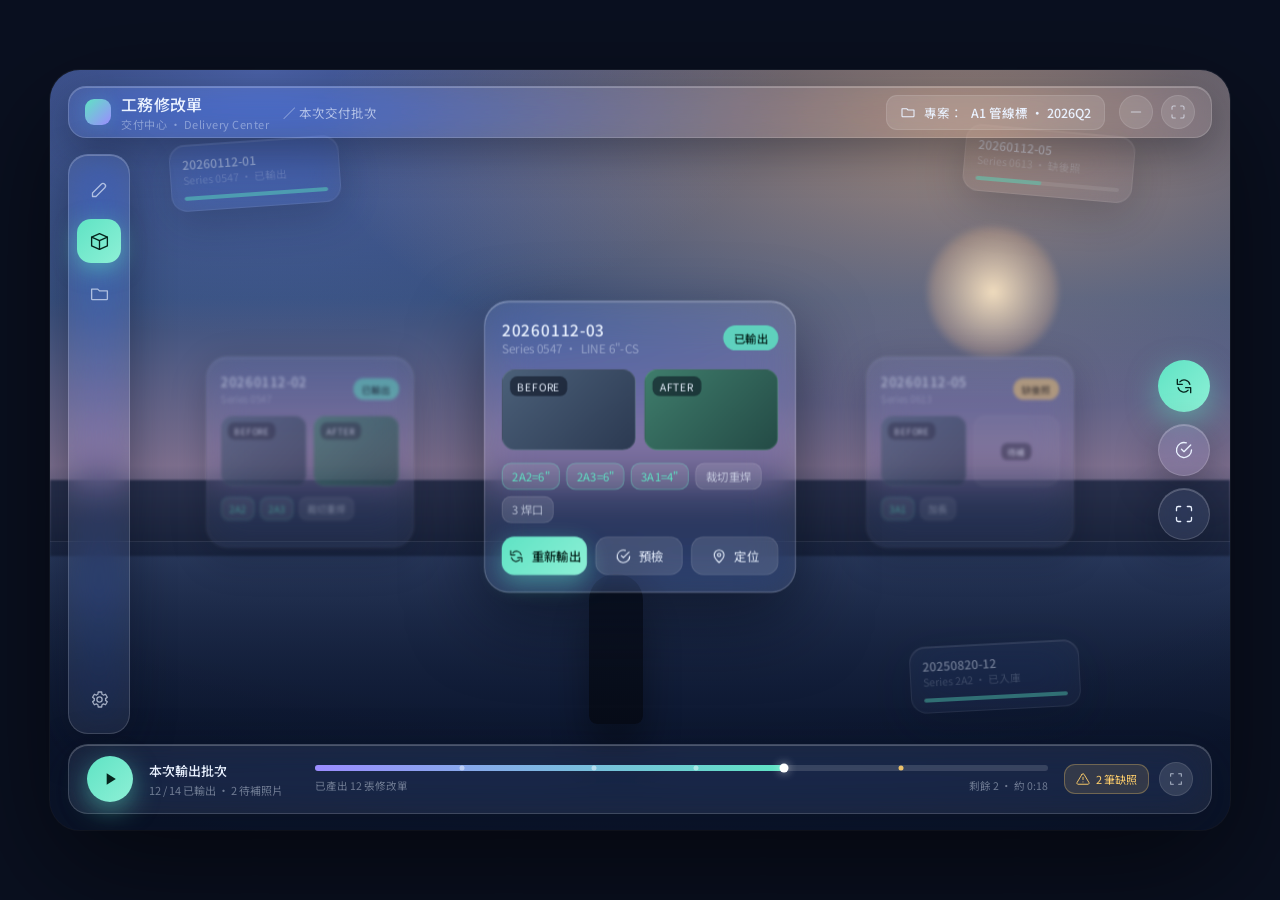
<file: docs/00_big_bang_產品進化總控室/inbox/工務修改單_交付中心_glass_mockup.html>
<!DOCTYPE html>
<html lang="zh-Hant">
<head>
<meta charset="UTF-8">
<meta name="viewport" content="width=device-width, initial-scale=1.0">
<title>工務修改單 · 交付中心 — Glass UI 概念</title>
<link rel="preconnect" href="https://fonts.googleapis.com">
<link rel="preconnect" href="https://fonts.gstatic.com" crossorigin>
<link href="https://fonts.googleapis.com/css2?family=Noto+Sans+TC:wght@300;400;500;700&display=swap" rel="stylesheet">
<style>
  :root{
    --teal:#5fe3c4; --teal-soft:rgba(95,227,196,.16);
    --violet:#9b8cff; --amber:#ffcf6b;
    --ink:#eaf2ff; --ink-2:rgba(234,242,255,.66); --ink-3:rgba(234,242,255,.42);
    --glass:rgba(255,255,255,.075);
    --glass-strong:rgba(255,255,255,.12);
    --stroke:rgba(255,255,255,.16);
    --stroke-soft:rgba(255,255,255,.10);
  }
  *{box-sizing:border-box;margin:0;padding:0}
  html,body{height:100%}
  body{
    font-family:"Noto Sans TC",-apple-system,"Microsoft JhengHei",sans-serif;
    background:#0a1020; color:var(--ink);
    display:flex; align-items:center; justify-content:center;
    min-height:100vh; padding:28px;
  }
  .stage{
    position:relative; width:1180px; max-width:100%; aspect-ratio:118/76;
    border-radius:30px; overflow:hidden;
    box-shadow:0 40px 120px rgba(0,0,0,.55), 0 0 0 1px rgba(255,255,255,.06);
  }
  /* ---- 背景情境(呼應你參考圖的暮色湖景,但收斂成專業色) ---- */
  .scene{position:absolute; inset:0; z-index:0}
  .scene .sky{position:absolute; inset:0;
    background:
      radial-gradient(120% 80% at 78% 8%, rgba(255,196,140,.55), transparent 46%),
      radial-gradient(90% 70% at 18% 0%, rgba(120,150,255,.45), transparent 50%),
      linear-gradient(180deg,#26375f 0%, #38507e 30%, #7d6f8e 52%, #2a3a5c 64%, #0e1830 100%);
  }
  .scene .sun{position:absolute; left:74%; top:20%; width:140px; height:140px; border-radius:50%;
    background:radial-gradient(circle, rgba(255,232,196,.9), rgba(255,200,150,.25) 60%, transparent 70%); filter:blur(2px)}
  .scene .water{position:absolute; left:0; right:0; bottom:0; height:38%;
    background:linear-gradient(180deg, rgba(40,55,95,.2), #0c1730 70%);
    box-shadow:inset 0 1px 0 rgba(255,255,255,.08)}
  .scene .ridge{position:absolute; left:0; right:0; top:54%; height:10%;
    background:linear-gradient(180deg,#1d2742,#141d33); filter:blur(1px); opacity:.85}
  .scene .person{position:absolute; left:48%; bottom:14%; width:54px; height:150px; transform:translateX(-50%);
    background:linear-gradient(180deg,#0b1222,#070b16); border-radius:26px 26px 8px 8px; opacity:.92;
    box-shadow:0 30px 40px rgba(0,0,0,.4)}
  .grain{position:absolute; inset:0; z-index:1; pointer-events:none;
    background:radial-gradient(120% 90% at 50% 30%, transparent 60%, rgba(0,0,0,.28))}

  /* ---- 玻璃通用 ---- */
  .glass{background:var(--glass); -webkit-backdrop-filter:blur(22px) saturate(160%);
    backdrop-filter:blur(22px) saturate(160%); border:1px solid var(--stroke);
    box-shadow:0 12px 44px rgba(8,15,30,.42), inset 0 1px 0 rgba(255,255,255,.22)}

  /* ---- 頂列 ---- */
  .topbar{position:absolute; z-index:5; left:18px; right:18px; top:16px; height:52px; border-radius:18px;
    display:flex; align-items:center; gap:14px; padding:0 16px}
  .brand{display:flex; align-items:center; gap:10px; font-weight:500; letter-spacing:.3px}
  .brand .dot{width:26px;height:26px;border-radius:9px;background:linear-gradient(135deg,var(--teal),var(--violet));
    box-shadow:0 0 18px var(--teal-soft)}
  .brand small{display:block; font-size:11px; color:var(--ink-3); font-weight:400; letter-spacing:.5px}
  .crumb{font-size:12.5px;color:var(--ink-2)}
  .proj{margin-left:auto; display:flex; align-items:center; gap:8px; font-size:12.5px; color:var(--ink);
    padding:7px 13px; border-radius:11px; background:var(--glass-strong); border:1px solid var(--stroke-soft)}
  .proj b{font-weight:500}
  .wbtns{display:flex; gap:8px}
  .circle{width:34px;height:34px;border-radius:50%; display:grid; place-items:center;
    background:var(--glass-strong); border:1px solid var(--stroke-soft); color:var(--ink-2); cursor:pointer}
  .circle:hover{color:var(--ink)}
  .ic{width:16px;height:16px;display:block;stroke:currentColor;fill:none;stroke-width:1.6;stroke-linecap:round;stroke-linejoin:round}

  /* ---- 左側 dock(4 區工作流) ---- */
  .dock{position:absolute; z-index:5; left:18px; top:84px; bottom:96px; width:62px; border-radius:20px;
    display:flex; flex-direction:column; align-items:center; padding:12px 0; gap:8px}
  .nav{width:44px;height:44px;border-radius:14px; display:grid; place-items:center; color:var(--ink-2);
    position:relative; cursor:pointer}
  .nav:hover{color:var(--ink); background:var(--glass-strong)}
  .nav .ic{width:21px;height:21px;stroke-width:1.5}
  .nav.active{color:#06241d; background:linear-gradient(135deg,var(--teal),#8ef0d6);
    box-shadow:0 6px 22px rgba(95,227,196,.5)}
  .nav .tip{position:absolute; left:54px; white-space:nowrap; font-size:11px; color:var(--ink-2);
    background:rgba(10,16,30,.7); padding:3px 8px; border-radius:7px; opacity:0; transition:.15s; pointer-events:none}
  .nav:hover .tip{opacity:1}
  .dock .sep{flex:1}

  /* ---- 中央卡片群 ---- */
  .stagecards{position:absolute; z-index:4; left:0; right:0; top:96px; bottom:92px;
    display:flex; align-items:center; justify-content:center}
  .card{position:absolute; width:300px; border-radius:24px; padding:16px; color:var(--ink)}
  .card.side{width:240px; opacity:.55; filter:blur(1.5px)}
  .card.left{transform:translateX(-330px) scale(.9) rotateY(16deg)}
  .card.right{transform:translateX(330px) scale(.9) rotateY(-16deg)}
  .card.focus{transform:translateY(-6px) scale(1.04); box-shadow:0 26px 70px rgba(4,10,22,.55), inset 0 1px 0 rgba(255,255,255,.28);
    border:1px solid rgba(255,255,255,.22)}
  .card .head{display:flex; align-items:center; gap:9px; margin-bottom:12px}
  .rid{font-weight:500; font-size:15px; letter-spacing:.4px}
  .series{font-size:11.5px; color:var(--ink-3)}
  .pill{margin-left:auto; font-size:11px; padding:4px 10px; border-radius:20px; font-weight:500}
  .pill.ok{color:#06241d; background:rgba(95,227,196,.85)}
  .pill.warn{color:#3a2a00; background:rgba(255,207,107,.85)}
  .pill.new{color:#15102e; background:rgba(155,140,255,.85)}
  .thumbs{display:flex; gap:8px; margin-bottom:12px}
  .thumb{flex:1; height:78px; border-radius:13px; position:relative; overflow:hidden; border:1px solid var(--stroke-soft)}
  .thumb span{position:absolute; left:7px; top:6px; font-size:10px; padding:2px 7px; border-radius:7px;
    background:rgba(8,14,28,.55); color:var(--ink); letter-spacing:.5px}
  .t-before{background:linear-gradient(135deg,#4b6079,#2c3a52)}
  .t-after{background:linear-gradient(135deg,#3f7d6c,#244b46)}
  .chips{display:flex; flex-wrap:wrap; gap:6px; margin-bottom:13px}
  .chip{font-size:11px; padding:4px 9px; border-radius:9px; background:var(--glass-strong);
    border:1px solid var(--stroke-soft); color:var(--ink-2)}
  .chip.k{color:var(--teal); border-color:rgba(95,227,196,.35)}
  .actions{display:flex; gap:8px}
  .act{flex:1; display:flex; align-items:center; justify-content:center; gap:7px; font-size:12px; color:var(--ink);
    padding:9px 0; border-radius:12px; background:var(--glass-strong); border:1px solid var(--stroke-soft); cursor:pointer}
  .act:hover{border-color:var(--stroke)}
  .act.primary{background:linear-gradient(135deg,var(--teal),#8ef0d6); color:#06241d; border:0; font-weight:500;
    box-shadow:0 8px 24px rgba(95,227,196,.45)}

  /* ---- 背景漂浮小卡(景深) ---- */
  .mini{position:absolute; z-index:3; border-radius:16px; padding:10px 12px; width:170px; opacity:.5; filter:blur(.4px)}
  .mini .r{font-size:12px;font-weight:500}
  .mini .s{font-size:10.5px;color:var(--ink-3)}
  .mini .bar{height:4px;border-radius:3px;background:rgba(255,255,255,.18); margin-top:9px; overflow:hidden}
  .mini .bar i{display:block;height:100%;background:var(--teal); border-radius:3px}
  .m1{left:120px; top:70px; transform:rotate(-4deg)}
  .m2{right:96px; top:60px; transform:rotate(5deg)}
  .m3{right:150px; bottom:120px; transform:rotate(-3deg); opacity:.42}

  /* ---- 右側 FAB ---- */
  .fabs{position:absolute; z-index:6; right:20px; top:50%; transform:translateY(-50%);
    display:flex; flex-direction:column; gap:12px; align-items:center}
  .fab{width:52px;height:52px;border-radius:50%; display:grid; place-items:center; color:var(--ink); cursor:pointer}
  .fab .ic{width:20px;height:20px}
  .fab.accent{background:linear-gradient(135deg,var(--teal),#8ef0d6); color:#06241d; border:0;
    box-shadow:0 10px 30px rgba(95,227,196,.5)}
  .fab small{position:absolute}

  /* ---- 底部播放/輸出列 ---- */
  .transport{position:absolute; z-index:7; left:18px; right:18px; bottom:16px; height:70px; border-radius:20px;
    display:flex; align-items:center; gap:16px; padding:0 18px}
  .play{width:46px;height:46px;border-radius:50%; flex:none; display:grid; place-items:center; color:#06241d;
    background:linear-gradient(135deg,var(--teal),#8ef0d6); box-shadow:0 8px 26px rgba(95,227,196,.5); cursor:pointer}
  .play .ic{width:20px;height:20px;fill:#06241d;stroke:none}
  .tmeta{flex:none; min-width:150px}
  .tmeta .t1{font-size:13px;font-weight:500}
  .tmeta .t2{font-size:11px;color:var(--ink-3); margin-top:2px}
  .scrub{flex:1; display:flex; flex-direction:column; gap:7px}
  .scrub .time{display:flex; justify-content:space-between; font-size:10.5px; color:var(--ink-3)}
  .track{position:relative; height:6px; border-radius:6px; background:rgba(255,255,255,.14)}
  .track .fill{position:absolute; left:0; top:0; bottom:0; width:64%; border-radius:6px;
    background:linear-gradient(90deg,var(--violet),var(--teal))}
  .track .dot{position:absolute; top:50%; width:9px;height:9px;border-radius:50%; transform:translate(-50%,-50%);
    background:#fff; box-shadow:0 0 10px rgba(255,255,255,.6)}
  .track .seg{position:absolute; top:50%; width:5px;height:5px;border-radius:50%; transform:translate(-50%,-50%);
    background:rgba(255,255,255,.45)}
  .tright{flex:none; display:flex; align-items:center; gap:10px; color:var(--ink-2)}
  .tag-warn{font-size:11px; color:var(--amber); display:flex; align-items:center; gap:6px;
    padding:6px 11px; border-radius:11px; background:rgba(255,207,107,.12); border:1px solid rgba(255,207,107,.3)}
</style>
</head>
<body>
<div class="stage">
  <!-- 背景 -->
  <div class="scene">
    <div class="sky"></div><div class="sun"></div><div class="ridge"></div>
    <div class="water"></div><div class="person"></div>
  </div>
  <div class="grain"></div>

  <!-- 漂浮小卡 -->
  <div class="mini glass m1"><div class="r">20260112-01</div><div class="s">Series 0547 · 已輸出</div><div class="bar"><i style="width:100%"></i></div></div>
  <div class="mini glass m2"><div class="r">20260112-05</div><div class="s">Series 0613 · 缺後照</div><div class="bar"><i style="width:46%"></i></div></div>
  <div class="mini glass m3"><div class="r">20250820-12</div><div class="s">Series 2A2 · 已入庫</div><div class="bar"><i style="width:100%"></i></div></div>

  <!-- 頂列 -->
  <div class="topbar glass">
    <div class="brand"><span class="dot"></span><span>工務修改單<small>交付中心 · Delivery Center</small></span></div>
    <span class="crumb">／ 本次交付批次</span>
    <div class="proj"><svg class="ic" viewBox="0 0 24 24"><path d="M3 7h7l2 2h9v9a1 1 0 0 1-1 1H4a1 1 0 0 1-1-1z"/></svg>專案：<b>A1 管線標 · 2026Q2</b></div>
    <div class="wbtns">
      <div class="circle"><svg class="ic" viewBox="0 0 24 24"><path d="M5 12h14"/></svg></div>
      <div class="circle"><svg class="ic" viewBox="0 0 24 24"><path d="M8 3H5a2 2 0 0 0-2 2v3m13-5h3a2 2 0 0 1 2 2v3M8 21H5a2 2 0 0 1-2-2v-3m13 5h3a2 2 0 0 0 2-2v-3"/></svg></div>
    </div>
  </div>

  <!-- 左 dock -->
  <div class="dock glass">
    <div class="nav"><svg class="ic" viewBox="0 0 24 24"><path d="M4 20h4l10-10a2.8 2.8 0 0 0-4-4L4 16z"/></svg><span class="tip">現場填單</span></div>
    <div class="nav active"><svg class="ic" viewBox="0 0 24 24"><path d="M3 7l9-4 9 4-9 4z"/><path d="M3 7v10l9 4 9-4V7"/><path d="M12 11v10"/></svg><span class="tip">交付中心</span></div>
    <div class="nav"><svg class="ic" viewBox="0 0 24 24"><path d="M3 7h7l2 2h9v9a1 1 0 0 1-1 1H4a1 1 0 0 1-1-1z"/></svg><span class="tip">管理</span></div>
    <div class="sep"></div>
    <div class="nav"><svg class="ic" viewBox="0 0 24 24"><circle cx="12" cy="12" r="3"/><path d="M19 12a7 7 0 0 0-.1-1l2-1.6-2-3.4-2.4 1a7 7 0 0 0-1.7-1l-.3-2.6h-4l-.3 2.6a7 7 0 0 0-1.7 1l-2.4-1-2 3.4 2 1.6a7 7 0 0 0 0 2l-2 1.6 2 3.4 2.4-1a7 7 0 0 0 1.7 1l.3 2.6h4l.3-2.6a7 7 0 0 0 1.7-1l2.4 1 2-3.4-2-1.6a7 7 0 0 0 .1-1z"/></svg><span class="tip">系統</span></div>
  </div>

  <!-- 中央卡片 -->
  <div class="stagecards">
    <!-- 左卡 -->
    <div class="card side left glass">
      <div class="head"><div><div class="rid">20260112-02</div><div class="series">Series 0547</div></div><span class="pill ok">已輸出</span></div>
      <div class="thumbs"><div class="thumb t-before"><span>BEFORE</span></div><div class="thumb t-after"><span>AFTER</span></div></div>
      <div class="chips"><span class="chip k">2A2</span><span class="chip k">2A3</span><span class="chip">裁切重焊</span></div>
    </div>

    <!-- 右卡 -->
    <div class="card side right glass">
      <div class="head"><div><div class="rid">20260112-05</div><div class="series">Series 0613</div></div><span class="pill warn">缺後照</span></div>
      <div class="thumbs"><div class="thumb t-before"><span>BEFORE</span></div><div class="thumb" style="background:rgba(255,255,255,.06);display:grid;place-items:center"><span style="position:static">待補</span></div></div>
      <div class="chips"><span class="chip k">3A1</span><span class="chip">加長</span></div>
    </div>

    <!-- 焦點卡 -->
    <div class="card focus glass">
      <div class="head"><div><div class="rid">20260112-03</div><div class="series">Series 0547 · LINE 6"-CS</div></div><span class="pill ok">已輸出</span></div>
      <div class="thumbs">
        <div class="thumb t-before"><span>BEFORE</span></div>
        <div class="thumb t-after"><span>AFTER</span></div>
      </div>
      <div class="chips"><span class="chip k">2A2=6"</span><span class="chip k">2A3=6"</span><span class="chip k">3A1=4"</span><span class="chip">裁切重焊</span><span class="chip">3 焊口</span></div>
      <div class="actions">
        <div class="act primary"><svg class="ic" viewBox="0 0 24 24" style="stroke:#06241d"><path d="M4 4v6h6M20 20v-6h-6"/><path d="M5 14a7 7 0 0 0 12 3M19 10A7 7 0 0 0 7 7"/></svg>重新輸出</div>
        <div class="act"><svg class="ic" viewBox="0 0 24 24"><path d="M9 11l3 3 8-8"/><path d="M21 12a9 9 0 1 1-6.2-8.5"/></svg>預檢</div>
        <div class="act"><svg class="ic" viewBox="0 0 24 24"><path d="M12 21s-7-5.7-7-11a7 7 0 0 1 14 0c0 5.3-7 11-7 11z"/><circle cx="12" cy="10" r="2.4"/></svg>定位</div>
      </div>
    </div>
  </div>

  <!-- 右 FAB -->
  <div class="fabs">
    <div class="fab accent"><svg class="ic" viewBox="0 0 24 24" style="stroke:#06241d"><path d="M4 4v6h6M20 20v-6h-6"/><path d="M5 14a7 7 0 0 0 12 3M19 10A7 7 0 0 0 7 7"/></svg></div>
    <div class="fab glass"><svg class="ic" viewBox="0 0 24 24"><path d="M9 11l3 3 8-8"/><path d="M21 12a9 9 0 1 1-6.2-8.5"/></svg></div>
    <div class="fab glass"><svg class="ic" viewBox="0 0 24 24"><path d="M8 3H5a2 2 0 0 0-2 2v3m13-5h3a2 2 0 0 1 2 2v3M8 21H5a2 2 0 0 1-2-2v-3m13 5h3a2 2 0 0 0 2-2v-3"/></svg></div>
  </div>

  <!-- 底部輸出列 -->
  <div class="transport glass">
    <div class="play"><svg class="ic" viewBox="0 0 24 24"><path d="M8 5v14l11-7z"/></svg></div>
    <div class="tmeta"><div class="t1">本次輸出批次</div><div class="t2">12 / 14 已輸出 · 2 待補照片</div></div>
    <div class="scrub">
      <div class="track">
        <div class="fill"></div>
        <div class="seg" style="left:20%"></div><div class="seg" style="left:38%"></div>
        <div class="seg" style="left:52%"></div><div class="seg" style="left:80%;background:rgba(255,207,107,.9)"></div>
        <div class="dot" style="left:64%"></div>
      </div>
      <div class="time"><span>已產出 12 張修改單</span><span>剩餘 2 · 約 0:18</span></div>
    </div>
    <div class="tright">
      <div class="tag-warn"><svg class="ic" viewBox="0 0 24 24" style="width:14px;height:14px"><path d="M12 9v4m0 4h.01M10.3 3.9 1.8 18a2 2 0 0 0 1.7 3h17a2 2 0 0 0 1.7-3L13.7 3.9a2 2 0 0 0-3.4 0z"/></svg>2 筆缺照</div>
      <div class="circle"><svg class="ic" viewBox="0 0 24 24"><path d="M4 8V4h4M16 4h4v4M20 16v4h-4M8 20H4v-4"/></svg></div>
    </div>
  </div>
</div>
</body>
</html>
</file>
<file: control/co_wizard_web/style.css>
:root{
    --brand:#1860ab;
    --brand-strong:#0f4c8c;
    --brand-deep:#0c2f5e;
    --brand-soft:#eef4fc;
    --ink:#101a2e;
    --text:#33425c;
    --muted:#6b7a92;
    --line:#e6ecf5;
    --line-strong:#cfd9e8;
    --surface:#ffffff;
    --page:#eceef3;
    --ok:#157a47;
    --warn:#a85d00;
    --danger:#b42318;
    --shadow:0 1px 2px rgba(16,26,46,.05), 0 18px 44px rgba(16,40,80,.12);
    --shadow-sm:0 1px 3px rgba(20,40,80,.05), 0 14px 32px rgba(20,40,80,.10);
  }
  *{box-sizing:border-box;}
  button,input,select,.nav-step,tr.pick,.sheet,.pill,.history-panel{transition:background-color .16s ease,border-color .16s ease,color .16s ease,box-shadow .16s ease,transform .14s ease,opacity .16s ease;}
  html,body{height:100%;}
  body{
    margin:0;
    color:var(--text);
    background:var(--page);
    font-family:-apple-system,BlinkMacSystemFont,"SF Pro Text","Segoe UI","Microsoft JhengHei",system-ui,sans-serif;
    font-size:14px;
    line-height:1.45;
    letter-spacing:0;
  }
  button,input,select{font:inherit;letter-spacing:0;}
  button{
    border:1px solid var(--line-strong);
    border-radius:11px;
    background:#fff;
    color:var(--text);
    min-height:40px;
    padding:8px 15px;
    cursor:pointer;
  }
  button:hover{border-color:var(--brand);color:var(--brand);box-shadow:0 4px 12px rgba(24,96,171,.16);transform:translateY(-1px);}
  button:active{transform:translateY(0) scale(.99);box-shadow:none;}
  button.primary{background:linear-gradient(180deg,#2c74bf,var(--brand));border-color:var(--brand-strong);color:#fff;box-shadow:0 2px 8px rgba(24,96,171,.30);}
  button.primary:hover{background:var(--brand-strong);color:#fff;box-shadow:0 8px 20px rgba(24,96,171,.38);transform:translateY(-1px);}
  button.ghost{background:transparent;color:var(--brand);border-color:rgba(24,96,171,.22);}
  button.sm{min-height:30px;padding:4px 10px;font-size:12px;}
  input,select{
    width:100%;
    min-height:40px;
    border:1px solid var(--line);
    border-radius:11px;
    background:#fff;
    color:var(--ink);
    padding:8px 10px;
    outline:none;
  }
  input:focus,select:focus{border-color:var(--brand);box-shadow:0 0 0 3px rgba(24,96,171,.14);}
  label{display:block;margin:0 0 6px;color:var(--muted);font-size:12px;font-weight:600;}
  table{width:100%;border-collapse:collapse;}
  th,td{padding:10px 12px;border-bottom:1px solid var(--line);text-align:left;vertical-align:middle;}
  th{color:var(--muted);font-size:12px;font-weight:700;white-space:nowrap;background:#f5f8fd;}
  td{font-size:13px;overflow-wrap:anywhere;}
  code,.weld-code{display:inline-block;font-family:"Cascadia Mono","Consolas",monospace;color:var(--brand-strong);font-weight:800;background:var(--brand-soft);border:1px solid #d6e4f6;padding:2px 9px;border-radius:7px;letter-spacing:.02em;}
  .app{
    height:100vh;
    display:grid;
    grid-template-columns:276px minmax(0,1fr) 304px;
    overflow:hidden;
  }
  .app.history-collapsed{grid-template-columns:276px minmax(0,1fr) 0;}
  .side{
    display:flex;
    flex-direction:column;
    min-width:0;
    padding:24px 18px;
    color:#fff;
    position:relative;
    z-index:2;
    background:
      radial-gradient(130% 70% at 18% 0%, rgba(255,255,255,.12), transparent 58%),
      linear-gradient(168deg,#2575c6 0%,#14548f 46%,var(--brand-deep) 100%);
    box-shadow:6px 0 30px rgba(8,28,58,.24), inset -1px 0 0 rgba(255,255,255,.06);
  }
  .brand{
    display:flex;
    gap:12px;
    align-items:center;
    min-height:54px;
    margin-bottom:28px;
  }
  .brand-logo{
    width:54px;
    max-width:54px;
    height:54px;
    object-fit:contain;
    object-position:center;
    padding:5px;
    border-radius:14px;
    background:#fff;
    box-shadow:0 10px 26px rgba(4,20,45,.32);
  }
  .brand-mark-fallback{
    display:none;
    place-items:center;
    width:44px;
    height:44px;
    flex:0 0 44px;
    border:2px solid rgba(255,255,255,.72);
    border-radius:50%;
    font-weight:800;
  }
  .brand-text{min-width:0;}
  .brand-text strong{display:block;font-size:16px;line-height:1.3;}
  .brand-text span{display:block;margin-top:3px;font-size:12px;color:rgba(255,255,255,.76);}
  .step-nav{display:grid;gap:8px;}
  .nav-step{
    display:flex;
    align-items:center;
    gap:10px;
    width:100%;
    min-height:46px;
    padding:10px 12px;
    color:rgba(255,255,255,.86);
    background:transparent;
    border:1px solid transparent;
    border-radius:12px;
    text-align:left;
  }
  .nav-step:hover{color:#fff;background:rgba(255,255,255,.10);border-color:rgba(255,255,255,.22);}
  .nav-step.active{color:var(--brand);background:#fff;border-color:#fff;box-shadow:0 10px 26px rgba(4,20,45,.30);}
  .nav-step .num{font-weight:800;}
  .side-meta{
    margin-top:auto;
    padding-top:18px;
    color:rgba(255,255,255,.78);
    font-size:12px;
    border-top:1px solid rgba(255,255,255,.2);
  }
  .workspace{
    min-width:0;
    height:100vh;
    display:flex;
    flex-direction:column;
    background:var(--page);
  }
  .topbar{
    min-height:66px;
    display:flex;
    align-items:center;
    justify-content:space-between;
    gap:18px;
    padding:0 28px;
    background:#fff;
    border-bottom:1px solid var(--line);
  }
  .topbar h1{margin:0;color:var(--ink);font-size:20px;font-weight:800;}
  .topbar small{display:block;margin-top:2px;color:var(--muted);font-size:12px;}
  .topbar-actions{
    display:flex;
    align-items:center;
    gap:10px;
  }
  .connection{
    display:inline-flex;
    align-items:center;
    gap:8px;
    color:var(--muted);
    font-size:12px;
    white-space:nowrap;
  }
  .dot{width:8px;height:8px;border-radius:50%;background:var(--warn);}
  .dot.ok{background:var(--ok);}
  .content{
    min-height:0;
    flex:1;
    overflow:auto;
    padding:28px;
  }
  .page{display:none;max-width:1160px;margin:0 auto;}
  .page.active{display:block;}
  .page-head{
    display:flex;
    align-items:flex-end;
    justify-content:space-between;
    gap:18px;
    margin-bottom:22px;
  }
  .page-head h2{margin:0;color:var(--ink);font-size:26px;font-weight:850;}
  .page-head p{margin:6px 0 0;color:var(--muted);}
  .sheet{
    background:var(--surface);
    border:1px solid rgba(20,40,80,.05);
    border-radius:18px;
    box-shadow:var(--shadow-sm);
  }
  .sheet.pad{padding:22px;}
  .section-line{
    padding:22px 0;
    border-top:1px solid var(--line);
  }
  .section-line:first-child{padding-top:0;border-top:0;}
  .section-title{
    display:flex;
    align-items:center;
    justify-content:space-between;
    gap:12px;
    margin-bottom:14px;
  }
  .section-title h3{margin:0;color:var(--ink);font-size:16px;}
  .section-title span{color:var(--muted);font-size:12px;}
  .grid-2{display:grid;grid-template-columns:repeat(auto-fit,minmax(440px,1fr));gap:22px;}
  .grid-3{display:grid;grid-template-columns:repeat(auto-fit,minmax(150px,1fr));gap:14px;}
  .field-row{display:grid;grid-template-columns:1fr 190px;gap:14px;}
  .reason-grid{display:grid;grid-template-columns:minmax(0,1fr) 260px;gap:14px;align-items:end;}
  .material-entry{margin-top:18px;}
  .material-pickbar{
    display:grid;
    grid-template-columns:minmax(220px,1fr) auto auto;
    gap:10px;
    align-items:center;
    margin-bottom:14px;
  }
  .project-part-list{
    display:grid;
    grid-template-columns:repeat(auto-fill,minmax(230px,1fr));
    gap:10px;
    max-height:260px;
    overflow:auto;
    padding:2px;
  }
  .project-part-card{
    min-height:96px;
    display:grid;
    grid-template-columns:auto 1fr;
    gap:6px 10px;
    align-content:start;
    text-align:left;
    padding:12px;
    border:1px solid var(--line);
    border-radius:12px;
    background:#fff;
    box-shadow:none;
  }
  .project-part-card:hover{border-color:var(--brand);background:var(--brand-soft);}
  .project-part-card.selected{
    border-color:var(--brand);
    background:#e8f2ff;
    box-shadow:inset 3px 0 0 var(--brand);
  }
  .project-part-card .part-id{
    grid-row:1 / span 3;
    min-width:48px;
    height:28px;
    display:inline-grid;
    place-items:center;
    border-radius:9px;
    color:var(--brand);
    background:var(--brand-soft);
    font-family:ui-monospace,Consolas,monospace;
    font-weight:800;
    font-size:12px;
  }
  .project-part-card strong{color:var(--ink);font-size:14px;}
  .project-part-card span:not(.part-id){color:var(--muted);font-size:12px;}
  .project-part-card small{color:var(--muted);font-size:11px;}
  .material-name{display:block;font-weight:750;color:var(--ink);}
  .material-source{
    display:inline-flex;
    margin-top:4px;
    padding:2px 8px;
    border-radius:999px;
    color:var(--brand);
    background:var(--brand-soft);
    font-size:11px;
    font-weight:800;
  }
  .material-source.pending{color:var(--warn);background:rgba(181,105,0,.12);}
  .toolbar{
    display:flex;
    align-items:end;
    gap:10px;
    flex-wrap:wrap;
  }
  .toolbar .grow{flex:1 1 240px;}
  .pdf-auto-status{
    flex:1 1 220px;
    min-height:30px;
    display:inline-flex;
    align-items:center;
    color:var(--muted);
    font-size:12px;
    overflow-wrap:anywhere;
  }
  .pick-wrap{
    border:1px solid var(--line);
    border-radius:14px;
    overflow:hidden;
    background:#fff;
  }
  .pick-scroll{max-height:300px;overflow:auto;}
  tr.pick{cursor:pointer;}
  tr.pick:hover{background:var(--brand-soft);}
  tr.pick.selected{background:#dcecff;box-shadow:inset 3px 0 0 var(--brand);}
  .empty{
    padding:28px 16px;
    color:var(--muted);
    text-align:center;
  }
  .source-empty strong{
    display:block;
    color:var(--ink);
    margin-bottom:6px;
  }
  .source-empty span{
    display:block;
    line-height:1.6;
    overflow-wrap:anywhere;
  }
  .empty-illustration{
    width:132px;
    height:84px;
    margin:0 auto 14px;
    color:var(--brand);
  }
  .ghost-panel{
    min-height:340px;
    display:grid;
    place-items:center;
    padding:36px;
    background:linear-gradient(180deg,#fff,#f7fbff);
    border:1px dashed var(--line-strong);
    border-radius:10px;
  }
  .ghost-panel h3{margin:0 0 8px;color:var(--ink);font-size:20px;}
  .ghost-panel p{margin:0;color:var(--muted);}
  .statusbar{
    min-height:64px;
    display:flex;
    align-items:center;
    gap:14px;
    padding:12px 22px;
    background:#fff;
    border-top:1px solid var(--line);
    box-shadow:0 -10px 28px rgba(20,45,80,.07);
  }
  .status-text{flex:1;min-width:0;color:var(--muted);}
  .step-progress{
    flex:0 0 auto;
    min-height:28px;
    display:inline-flex;
    align-items:center;
    padding:4px 11px;
    border:1px solid #d6e4f6;
    border-radius:999px;
    color:var(--brand);
    background:var(--brand-soft);
    font-size:12px;
    font-weight:800;
    white-space:nowrap;
  }
  .footer-actions{
    display:flex;
    align-items:center;
    justify-content:flex-end;
    gap:10px;
    flex-wrap:wrap;
  }
  .footer-actions button:disabled{
    opacity:.45;
    cursor:not-allowed;
    transform:none;
    box-shadow:none;
  }
  .pill{
    display:inline-flex;
    align-items:center;
    min-height:26px;
    padding:2px 10px;
    border-radius:999px;
    font-size:12px;
    font-weight:800;
  }
  .pill.ok{color:var(--ok);background:rgba(22,135,80,.12);}
  .pill.warn{color:var(--warn);background:rgba(181,105,0,.12);}
  .missing{margin-left:10px;color:var(--warn);}
  .history-panel{
    min-width:0;
    height:100vh;
    display:flex;
    flex-direction:column;
    gap:14px;
    padding:18px;
    background:#f8fbff;
    border-left:1px solid var(--line);
    box-shadow:-8px 0 26px rgba(20,45,80,.06);
    overflow:auto;
  }
  .history-collapsed .history-panel{
    padding-left:0;
    padding-right:0;
    border-left:0;
    opacity:0;
    pointer-events:none;
  }
  .history-head{
    display:flex;
    align-items:flex-start;
    justify-content:space-between;
    gap:10px;
  }
  .side-panel-section{
    display:grid;
    gap:12px;
    padding-bottom:16px;
    border-bottom:1px solid var(--line);
  }
  .side-panel-section:last-child{border-bottom:0;padding-bottom:0;}
  .history-head h2{margin:0;color:var(--ink);font-size:18px;}
  .history-head p{margin:4px 0 0;color:var(--muted);font-size:12px;}
  .history-list{
    min-height:0;
    overflow:auto;
    display:grid;
    gap:10px;
    padding-right:2px;
  }
  .history-card{
    padding:14px;
    background:#fff;
    border:1px solid rgba(20,40,80,.06);
    border-radius:16px;
    box-shadow:var(--shadow-sm);
  }
  .history-date{
    color:var(--brand-strong);
    font-weight:800;
    font-size:13px;
  }
  .history-welds{
    margin-top:8px;
    color:var(--ink);
    font-family:"Cascadia Mono","Consolas",monospace;
    font-weight:800;
    overflow-wrap:anywhere;
  }
  .history-card p{
    margin:8px 0 0;
    color:var(--muted);
    font-size:12px;
    overflow-wrap:anywhere;
  }
  .role-toggle{
    display:flex;
    gap:8px;
  }
  .role-toggle button.active,.annotation-tools button.active{
    color:#fff;
    background:var(--brand);
    border-color:var(--brand);
  }
  .staging-list,.annotation-list{
    display:grid;
    gap:10px;
  }
  .staging-card,.annotation-card{
    width:100%;
    display:grid;
    grid-template-columns:58px minmax(0,1fr);
    align-items:center;
    gap:10px;
    min-height:70px;
    padding:8px;
    text-align:left;
    background:#fff;
    border:1px solid rgba(20,40,80,.06);
    border-radius:14px;
    box-shadow:var(--shadow-sm);
  }
  .staging-card img{
    width:58px;
    height:52px;
    object-fit:cover;
    border-radius:10px;
    background:var(--brand-soft);
  }
  .staging-card span,.annotation-card strong{
    min-width:0;
    color:var(--ink);
    font-size:12px;
    overflow-wrap:anywhere;
  }
  .annotation-card{
    grid-template-columns:58px minmax(0,1fr);
  }
  .annotation-card span{
    display:grid;
    place-items:center;
    width:58px;
    height:40px;
    color:var(--brand-strong);
    background:var(--brand-soft);
    border-radius:10px;
    font-size:12px;
    font-weight:800;
  }
  .annotation-modal{
    position:fixed;
    inset:0;
    z-index:10;
    display:none;
    padding:24px;
    background:rgba(16,26,46,.58);
  }
  .annotation-modal.open{display:grid;place-items:center;}
  .annotation-dialog{
    width:min(980px,96vw);
    max-height:92vh;
    display:grid;
    gap:14px;
    padding:18px;
    background:#fff;
    border-radius:18px;
    box-shadow:0 24px 70px rgba(0,0,0,.28);
    overflow:auto;
  }
  .annotation-tools{
    display:flex;
    align-items:center;
    gap:8px;
    flex-wrap:wrap;
  }
  .annotation-tools input{
    width:min(420px,100%);
    flex:1 1 280px;
    min-height:30px;
  }
  .annotation-style{
    flex:1 1 520px;
    display:flex;
    align-items:center;
    gap:10px;
    flex-wrap:wrap;
    min-width:280px;
    padding:6px 8px;
    background:#f8fbff;
    border:1px solid var(--line);
    border-radius:14px;
  }
  .annotation-style label{
    margin:0;
    display:inline-flex;
    align-items:center;
    gap:7px;
    color:var(--muted);
    font-size:12px;
    font-weight:800;
    white-space:nowrap;
  }
  .annotation-style input[type="color"]{
    width:34px;
    height:30px;
    min-height:30px;
    padding:2px;
    border-radius:9px;
  }
  .annotation-style input[type="range"]{
    width:104px;
    min-height:24px;
    padding:0;
    accent-color:var(--brand);
  }
  .annotation-style span{
    min-width:24px;
    color:var(--ink);
    font-variant-numeric:tabular-nums;
  }
  .color-swatches{display:flex;align-items:center;gap:5px;}
  .swatch{
    width:26px;
    height:26px;
    min-height:26px;
    padding:0;
    border-radius:50%;
    background:var(--swatch);
    border:2px solid #d6e4f6;
    box-shadow:inset 0 0 0 1px rgba(16,26,46,.08);
  }
  .swatch.active{border-color:var(--brand);box-shadow:0 0 0 3px rgba(24,96,171,.16), inset 0 0 0 1px rgba(16,26,46,.08);}
  .annotation-assist{
    display:grid;
    grid-template-columns:74px minmax(0,1fr);
    gap:10px;
    align-items:center;
    padding:10px 12px;
    background:#f8fbff;
    border:1px solid var(--line);
    border-radius:14px;
  }
  .assist-label{color:var(--muted);font-size:12px;font-weight:800;white-space:nowrap;}
  .annotation-chips{display:flex;gap:8px;flex-wrap:wrap;min-width:0;}
  .text-chip{
    min-height:28px;
    padding:4px 10px;
    border-radius:999px;
    color:var(--brand);
    background:var(--brand-soft);
    border-color:#d6e4f6;
    font-size:12px;
    font-weight:800;
  }
  .text-chip:hover{background:#fff;color:var(--brand-strong);}
  .annotation-stage{
    position:relative;
    justify-self:center;
    max-width:100%;
    max-height:66vh;
    overflow:auto;
    border:1px solid var(--line);
    border-radius:14px;
    background:#f5f8fd;
  }
  .annotation-stage img{
    display:block;
    max-width:100%;
    max-height:66vh;
  }
  .annotation-stage canvas{
    position:absolute;
    inset:0;
    width:100%;
    height:100%;
    touch-action:none;
    cursor:crosshair;
  }
  @keyframes hintPulse{0%,100%{box-shadow:0 0 0 0 rgba(245,158,11,0);}50%{box-shadow:0 0 0 5px rgba(245,158,11,.32);}}
  .hint-pulse{animation:hintPulse 1.4s ease-in-out infinite;border-radius:11px;}
  #toast{
    position:fixed;
    right:24px;
    bottom:82px;
    z-index:5;
    display:none;
    max-width:460px;
    padding:12px 14px;
    color:#fff;
    background:var(--danger);
    border-radius:8px;
    box-shadow:0 14px 34px rgba(0,0,0,.22);
  }
  @media (max-width:920px){
    .app{grid-template-columns:276px minmax(0,1fr);}
    .app.history-collapsed{grid-template-columns:276px minmax(0,1fr);}
    .history-panel{
      position:fixed;
      top:0;
      right:0;
      bottom:0;
      z-index:6;
      width:320px;
      max-width:88vw;
      box-shadow:-18px 0 46px rgba(8,28,58,.22);
      transform:translateX(0);
    }
    .history-collapsed .history-panel{
      width:320px;
      max-width:88vw;
      padding:18px;
      border-left:1px solid var(--line);
      transform:translateX(100%);
    }
  }
  @media (max-width:900px){
    .app{grid-template-columns:1fr;}
    .app.history-collapsed{grid-template-columns:1fr;}
    .side{height:auto;padding:14px 16px;}
    .brand{margin-bottom:12px;}
    .step-nav{grid-template-columns:repeat(4,minmax(0,1fr));}
    .nav-step{justify-content:center;padding:8px;font-size:12px;}
    .side-meta{display:none;}
    .workspace{height:calc(100vh - 154px);}
    .topbar{padding:0 18px;}
    .topbar-actions{gap:8px;}
    .content{padding:18px;}
    .grid-2,.grid-3,.field-row,.reason-grid{grid-template-columns:1fr;}
    .material-pickbar{grid-template-columns:1fr;}
    .statusbar{flex-wrap:wrap;}
    .step-progress{order:2;}
    .footer-actions{width:100%;justify-content:flex-start;}
  }
</file>
